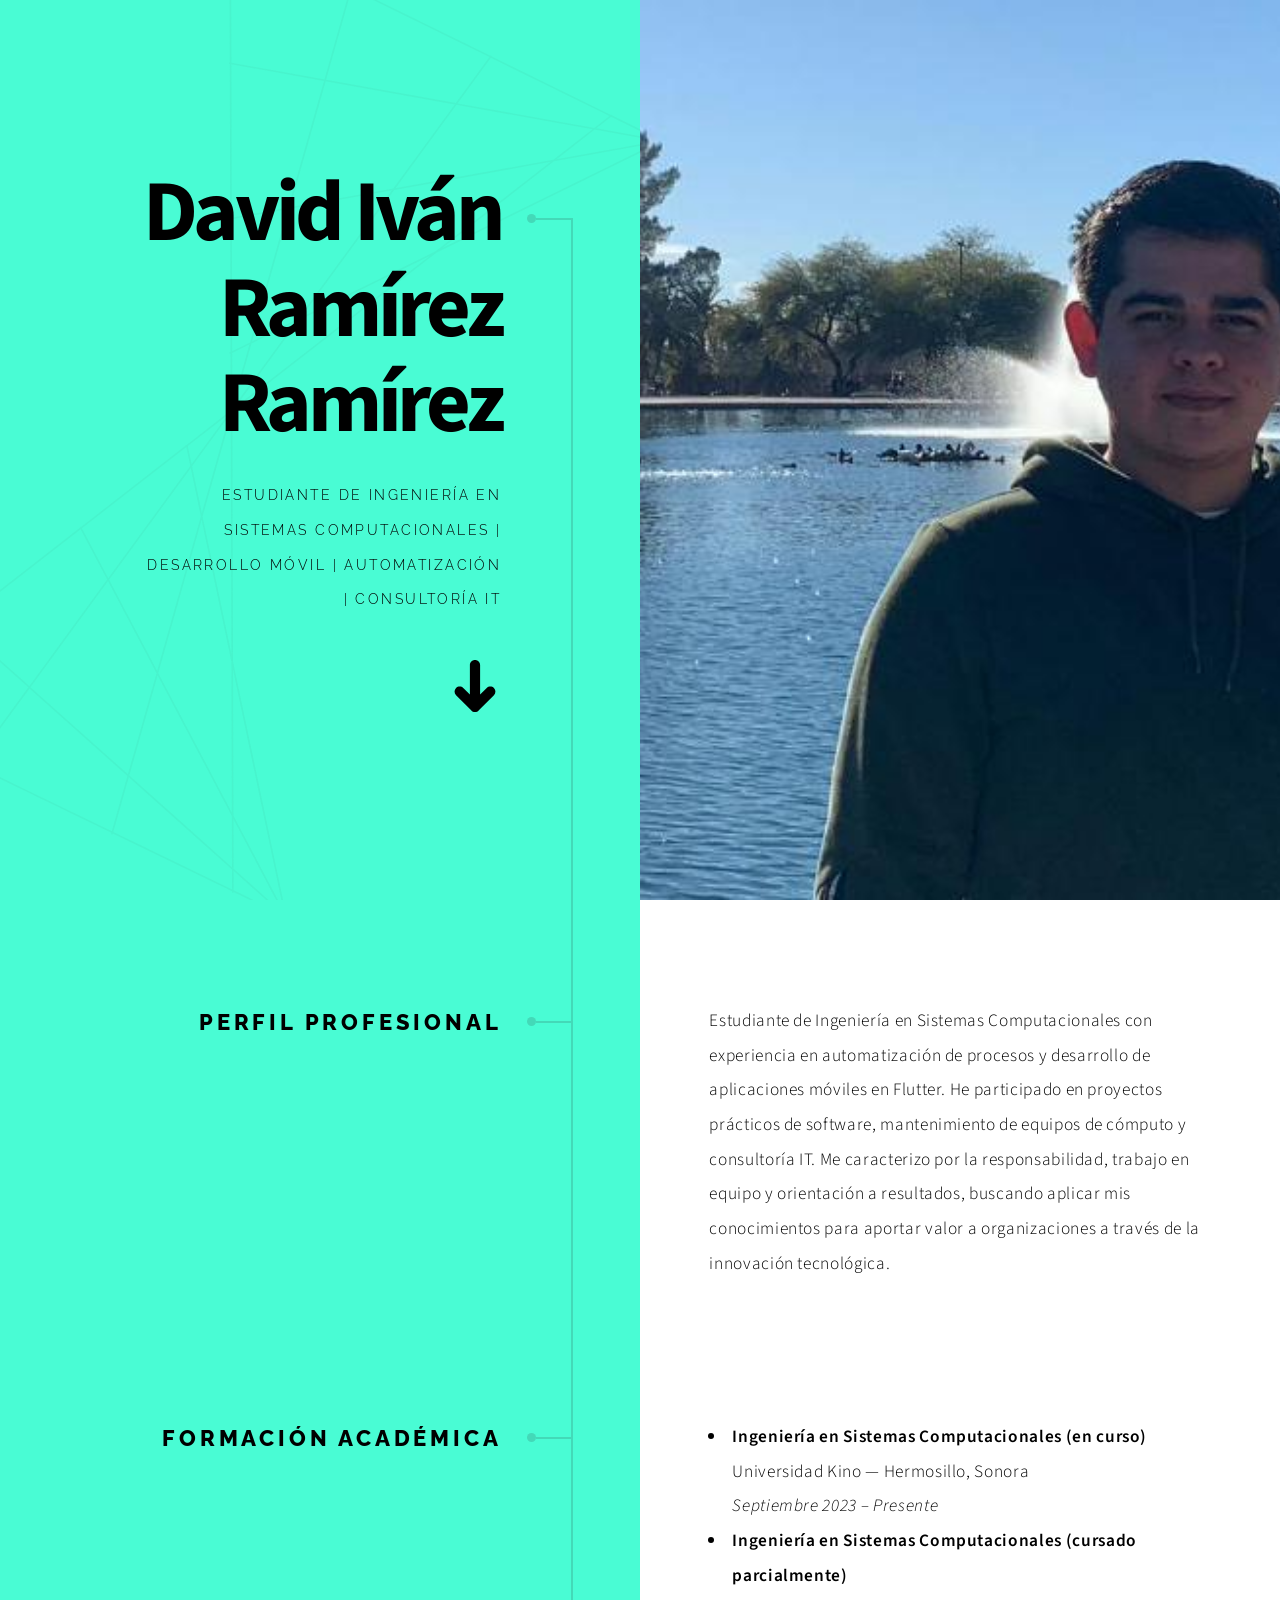
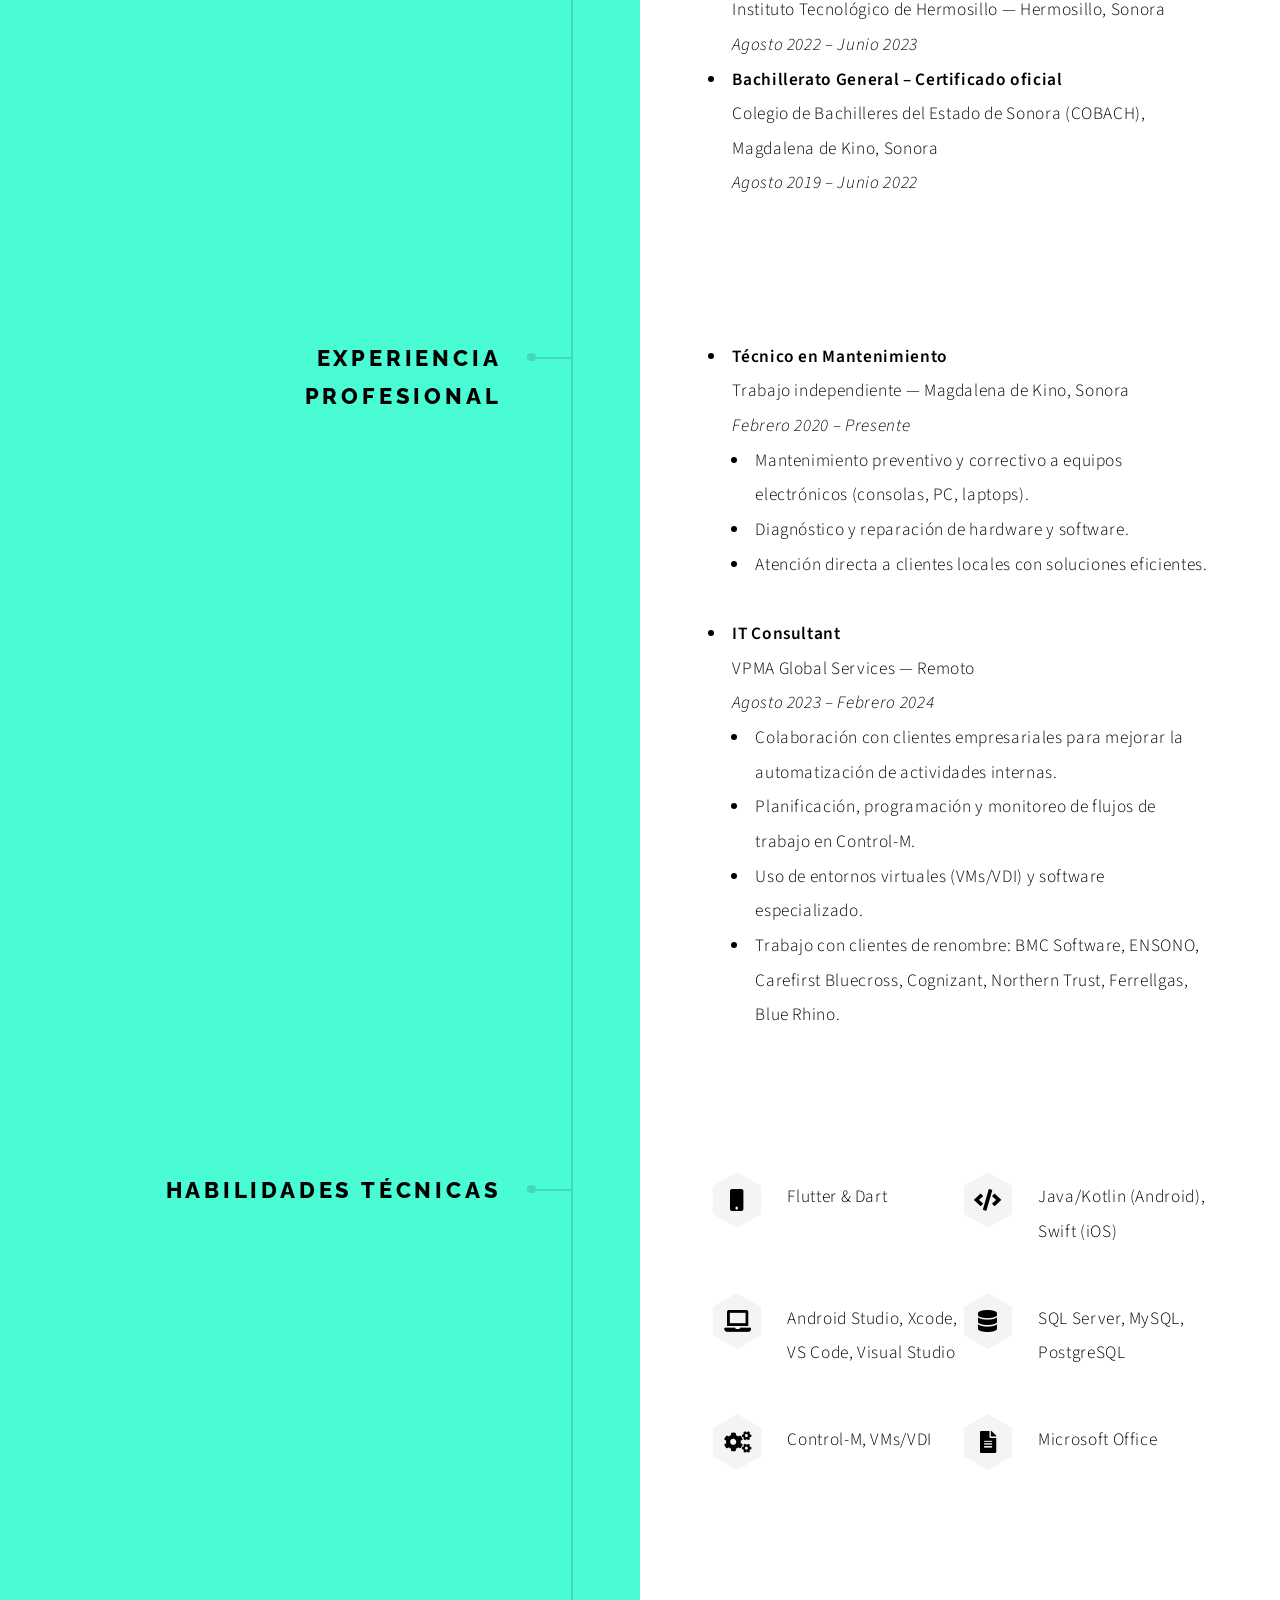
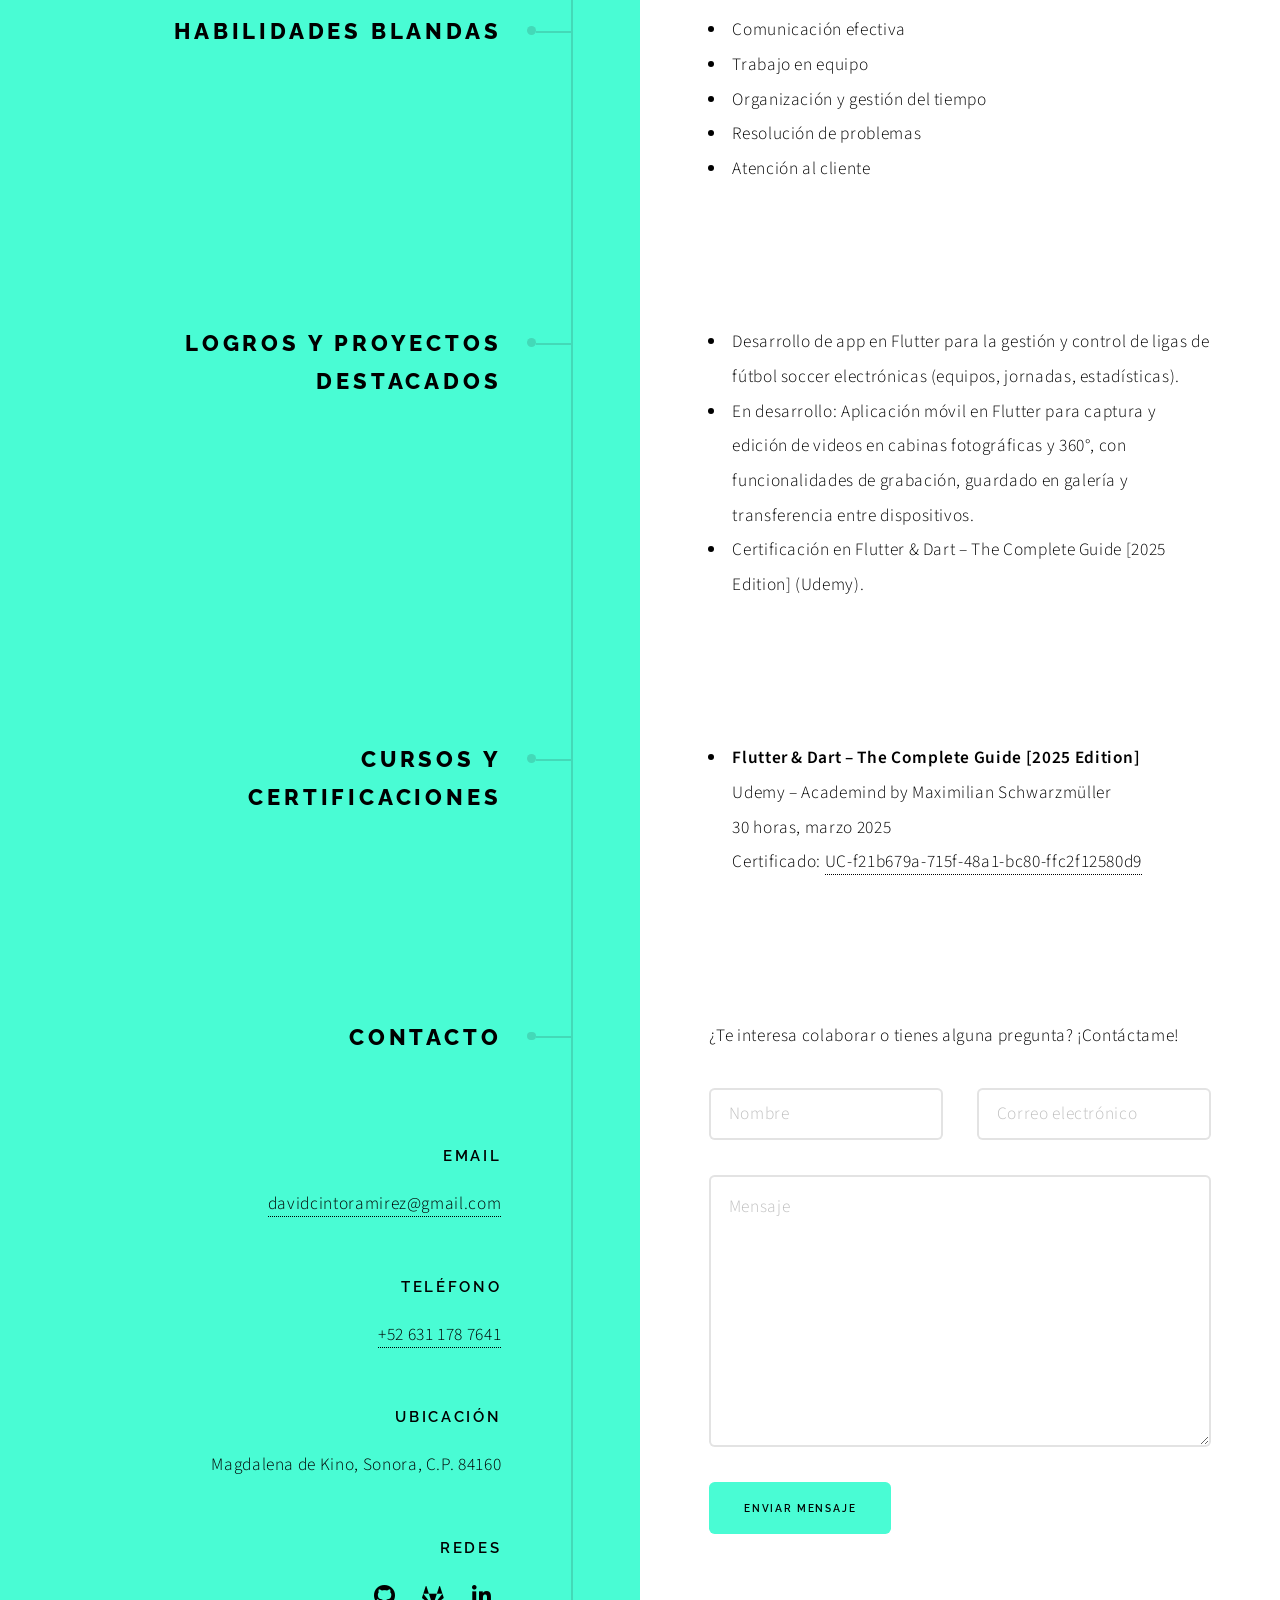
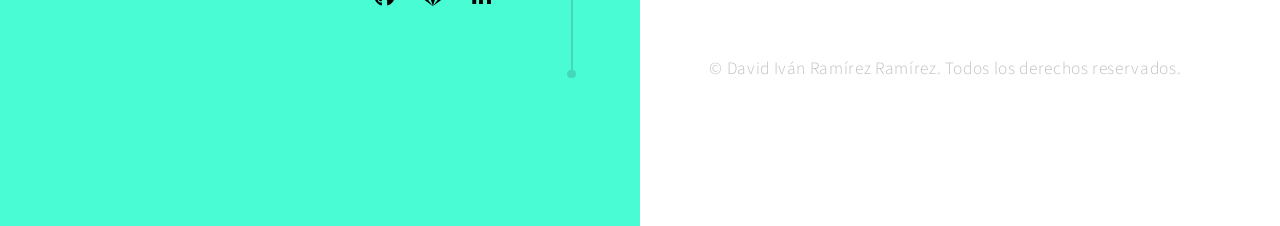
<file: index.html>
<!DOCTYPE HTML>
<!--
	Paradigm Shift by HTML5 UP
	html5up.net | @ajlkn
	Free for personal and commercial use under the CCA 3.0 license (html5up.net/license)
-->
<html>
	<head>
		<title>David Iván Ramírez Ramírez - Portafolio</title>
		<meta charset="utf-8" />
		<meta name="viewport" content="width=device-width, initial-scale=1, user-scalable=no" />
		<meta name="description" content="" />
		<meta name="keywords" content="" />
		<link rel="stylesheet" href="assets/css/main.css" />
	</head>
	<body class="is-preload">

		<!-- Wrapper -->
			<div id="wrapper">

				<!-- Intro -->
					<section class="intro">
						<header>
							<h1>David Iván Ramírez Ramírez</h1>
							<p>Estudiante de Ingeniería en Sistemas Computacionales | Desarrollo móvil | Automatización | Consultoría IT</p>
							<ul class="actions">
								<li><a href="#perfil" class="arrow scrolly"><span class="label">Siguiente</span></a></li>
							</ul>
						</header>
						<div class="content">
							<span class="image fill" data-position="center"><img src="images/fotoDavid.png" alt="Foto de David Iván Ramírez Ramírez" /></span>
						</div>
					</section>

				<!-- Perfil Profesional -->
					<section id="perfil">
						<header>
							<h2>Perfil Profesional</h2>
						</header>
						<div class="content">
							<p>Estudiante de Ingeniería en Sistemas Computacionales con experiencia en automatización de procesos y desarrollo de aplicaciones móviles en Flutter. He participado en proyectos prácticos de software, mantenimiento de equipos de cómputo y consultoría IT. Me caracterizo por la responsabilidad, trabajo en equipo y orientación a resultados, buscando aplicar mis conocimientos para aportar valor a organizaciones a través de la innovación tecnológica.</p>
						</div>
					</section>

				<!-- Formación Académica -->
					<section>
						<header>
							<h2>Formación Académica</h2>
						</header>
						<div class="content">
							<ul>
								<li>
									<strong>Ingeniería en Sistemas Computacionales (en curso)</strong><br>
									Universidad Kino — Hermosillo, Sonora<br>
									<em>Septiembre 2023 – Presente</em>
								</li>
								<li>
									<strong>Ingeniería en Sistemas Computacionales (cursado parcialmente)</strong><br>
									Instituto Tecnológico de Hermosillo — Hermosillo, Sonora<br>
									<em>Agosto 2022 – Junio 2023</em>
								</li>
								<li>
									<strong>Bachillerato General – Certificado oficial</strong><br>
									Colegio de Bachilleres del Estado de Sonora (COBACH), Magdalena de Kino, Sonora<br>
									<em>Agosto 2019 – Junio 2022</em><br>
								</li>
							</ul>
						</div>
					</section>

				<!-- Experiencia Profesional -->
					<section>
						<header>
							<h2>Experiencia Profesional</h2>
						</header>
						<div class="content">
							<ul>
								<li>
									<strong>Técnico en Mantenimiento</strong><br>
									Trabajo independiente — Magdalena de Kino, Sonora<br>
									<em>Febrero 2020 – Presente</em>
									<ul>
										<li>Mantenimiento preventivo y correctivo a equipos electrónicos (consolas, PC, laptops).</li>
										<li>Diagnóstico y reparación de hardware y software.</li>
										<li>Atención directa a clientes locales con soluciones eficientes.</li>
									</ul>
								</li>
								<li>
									<strong>IT Consultant</strong><br>
									VPMA Global Services — Remoto<br>
									<em>Agosto 2023 – Febrero 2024</em>
									<ul>
										<li>Colaboración con clientes empresariales para mejorar la automatización de actividades internas.</li>
										<li>Planificación, programación y monitoreo de flujos de trabajo en Control-M.</li>
										<li>Uso de entornos virtuales (VMs/VDI) y software especializado.</li>
										<li>Trabajo con clientes de renombre: BMC Software, ENSONO, Carefirst Bluecross, Cognizant, Northern Trust, Ferrellgas, Blue Rhino.</li>
									</ul>
								</li>
							</ul>
						</div>
					</section>

				<!-- Habilidades Técnicas -->
					<section>
						<header>
							<h2>Habilidades Técnicas</h2>
						</header>
						<div class="content">
							<ul class="feature-icons">
								<li class="icon solid fa-mobile">Flutter & Dart</li>
								<li class="icon solid fa-code">Java/Kotlin (Android), Swift (iOS)</li>
								<li class="icon solid fa-laptop">Android Studio, Xcode, VS Code, Visual Studio</li>
								<li class="icon solid fa-database">SQL Server, MySQL, PostgreSQL</li>
								<li class="icon solid fa-cogs">Control-M, VMs/VDI</li>
								<li class="icon solid fa-file-alt">Microsoft Office</li>
							</ul>
						</div>
					</section>

				<!-- Habilidades Blandas -->
					<section>
						<header>
							<h2>Habilidades Blandas</h2>
						</header>
						<div class="content">
							<ul>
								<li>Comunicación efectiva</li>
								<li>Trabajo en equipo</li>
								<li>Organización y gestión del tiempo</li>
								<li>Resolución de problemas</li>
								<li>Atención al cliente</li>
							</ul>
						</div>
					</section>

				<!-- Logros y Proyectos -->
					<section>
						<header>
							<h2>Logros y Proyectos Destacados</h2>
						</header>
						<div class="content">
							<ul>
								<li>Desarrollo de app en Flutter para la gestión y control de ligas de fútbol soccer electrónicas (equipos, jornadas, estadísticas).</li>
								<li>En desarrollo: Aplicación móvil en Flutter para captura y edición de videos en cabinas fotográficas y 360°, con funcionalidades de grabación, guardado en galería y transferencia entre dispositivos.</li>
								<li>Certificación en Flutter & Dart – The Complete Guide [2025 Edition] (Udemy).</li>
							</ul>
						</div>
					</section>

				<!-- Cursos y Certificaciones -->
					<section>
						<header>
							<h2>Cursos y Certificaciones</h2>
						</header>
						<div class="content">
							<ul>
								<li>
									<strong>Flutter & Dart – The Complete Guide [2025 Edition]</strong><br>
									Udemy – Academind by Maximilian Schwarzmüller<br>
									30 horas, marzo 2025<br>
									Certificado: <a href="https://www.udemy.com/certificate/UC-f21b679a-715f-48a1-bc80-ffc2f12580d9" target="_blank">UC-f21b679a-715f-48a1-bc80-ffc2f12580d9</a>
								</li>
							</ul>
						</div>
					</section>

				<!-- Contacto -->
					<section>
						<header>
							<h2>Contacto</h2>
						</header>
						<div class="content">
							<p>¿Te interesa colaborar o tienes alguna pregunta? ¡Contáctame!</p>
							<form>
								<div class="fields">
									<div class="field half">
										<input type="text" name="name" id="name" placeholder="Nombre" />
									</div>
									<div class="field half">
										<input type="email" name="email" id="email" placeholder="Correo electrónico" />
									</div>
									<div class="field">
										<textarea name="message" id="message" placeholder="Mensaje" rows="7"></textarea>
									</div>
								</div>
								<ul class="actions">
									<li><input type="submit" value="Enviar Mensaje" class="button primary" /></li>
								</ul>
							</form>
						</div>
						<footer>
							<ul class="items">
								<li>
									<h3>Email</h3>
									<a href="mailto:davidcintoramirez@gmail.com">davidcintoramirez@gmail.com</a>
								</li>
								<li>
									<h3>Teléfono</h3>
									<a href="tel:+526311787641">+52 631 178 7641</a>
								</li>
								<li>
									<h3>Ubicación</h3>
									<span>Magdalena de Kino, Sonora, C.P. 84160</span>
								</li>
								<li>
									<h3>Redes</h3>
									<ul class="icons">
										<li><a href="https://github.com/Davidcintor" class="icon brands fa-github"><span class="label">GitHub</span></a></li>
										<li><a href="https://gitlab.com/Davidcinto" class="icon brands fa-gitlab"><span class="label">GitLab</span></a></li>
										<li><a href="https://www.linkedin.com/in/david-cinto-ramirez-2967362b3" class="icon brands fa-linkedin-in"><span class="label">LinkedIn</span></a></li>
										<!-- Agrega más redes si lo deseas -->
									</ul>
								</li>
							</ul>
						</footer>
					</section>

				<!-- Copyright -->
					<div class="copyright">&copy; David Iván Ramírez Ramírez. Todos los derechos reservados.</div>

			</div>

		<!-- Scripts -->
			<script src="assets/js/jquery.min.js"></script>
			<script src="assets/js/jquery.scrolly.min.js"></script>
			<script src="assets/js/browser.min.js"></script>
			<script src="assets/js/breakpoints.min.js"></script>
			<script src="assets/js/util.js"></script>
			<script src="assets/js/main.js"></script>

	</body>
</html>
</file>
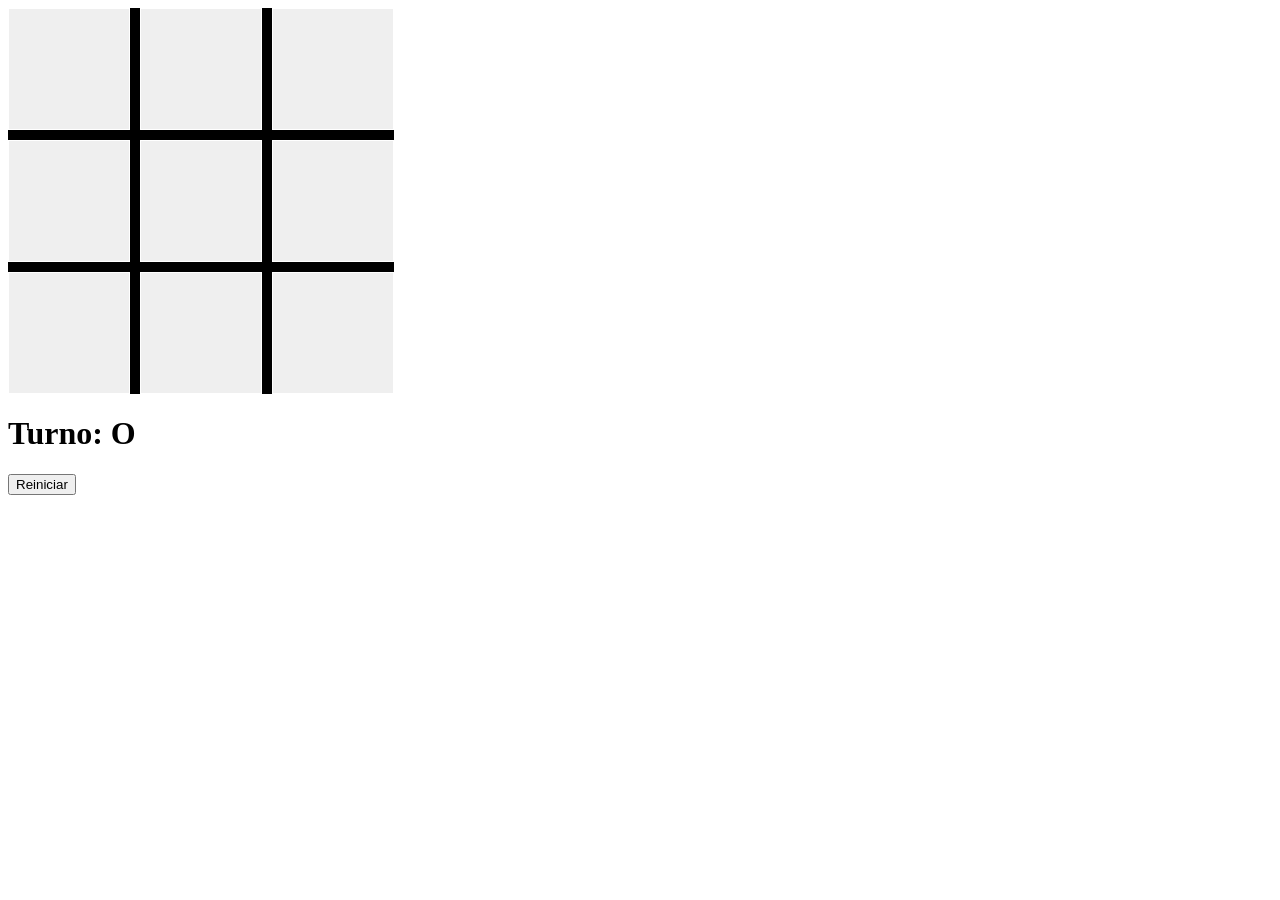
<file: TicTacToe/index.html>
<!DOCTYPE html>
<html lang="en">
<head>
    <meta charset="UTF-8">
    <meta name="viewport" content="width=device-width, initial-scale=1.0">
    <title>Document</title>
    <link rel="stylesheet" href="css/style.css">
    <script src="js/functions.js"></script>
</head>
<body>
    <table>
        <tr>
            <td><input type="button"onclick="turno(this)"></td>
            <td><input type="button"onclick="turno(this)"></td>
            <td><input type="button"onclick="turno(this)"></td>
        </tr>
        <tr>
            <td><input type="button"onclick="turno(this)"></td>
            <td><input type="button"onclick="turno(this)"></td>
            <td><input type="button"onclick="turno(this)"></td>
        </tr>
        <tr>
            <td><input type="button"onclick="turno(this)"></td>
            <td><input type="button"onclick="turno(this)"></td>
            <td><input type="button"onclick="turno(this)"></td>
        </tr>
    </table>
    <h1 id="status">Turno: O</h1>
    <button type="reset" onclick="window.location.reload();">Reiniciar</button>
</body>
</html>
</file>
<file: TicTacToe/css/style.css>
input[type="button"] {
    width: 120px;
    height: 120px;
    font-size: 100px;
    border: none;
}

td:nth-child(1),
td:nth-child(2) {
    border-right: 10px solid black;
}

tr:nth-child(1) td,
tr:nth-child(2) td {
    border-bottom: 10px solid black;
}

table {
    position: relative;
    border-collapse: collapse;
}

td {
    position: relative;
}

tr {
    position: relative;
}
</file>
<file: assets/css/main.css>
@import url(fontawesome-all.min.css);
@import url("https://fonts.googleapis.com/css?family=Source+Sans+Pro:300,600,700,300i,600i,700i|Raleway:600,800");

/*
	Paradigm Shift by HTML5 UP
	html5up.net | @ajlkn
	Free for personal and commercial use under the CCA 3.0 license (html5up.net/license)
*/

html, body, div, span, applet, object,
iframe, h1, h2, h3, h4, h5, h6, p, blockquote,
pre, a, abbr, acronym, address, big, cite,
code, del, dfn, em, img, ins, kbd, q, s, samp,
small, strike, strong, sub, sup, tt, var, b,
u, i, center, dl, dt, dd, ol, ul, li, fieldset,
form, label, legend, table, caption, tbody,
tfoot, thead, tr, th, td, article, aside,
canvas, details, embed, figure, figcaption,
footer, header, hgroup, menu, nav, output, ruby,
section, summary, time, mark, audio, video {
	margin: 0;
	padding: 0;
	border: 0;
	font-size: 100%;
	font: inherit;
	vertical-align: baseline;}

article, aside, details, figcaption, figure,
footer, header, hgroup, menu, nav, section {
	display: block;}

body {
	line-height: 1;
}

ol, ul {
	list-style: none;
}

blockquote, q {
	quotes: none;
}

	blockquote:before, blockquote:after, q:before, q:after {
		content: '';
		content: none;
	}

table {
	border-collapse: collapse;
	border-spacing: 0;
}

body {
	-webkit-text-size-adjust: none;
}

mark {
	background-color: transparent;
	color: inherit;
}

input::-moz-focus-inner {
	border: 0;
	padding: 0;
}

input, select, textarea {
	-moz-appearance: none;
	-webkit-appearance: none;
	-ms-appearance: none;
	appearance: none;
}

/* Basic */

	@-ms-viewport {
		width: device-width;
	}

	body {
		-ms-overflow-style: scrollbar;
	}

	@media screen and (max-width: 480px) {

		html, body {
			min-width: 320px;
		}

	}

	html {
		box-sizing: border-box;
	}

	*, *:before, *:after {
		box-sizing: inherit;
	}

	html {
		overflow-x: hidden;
	}

	body {
		background: #ffffff;
		overflow-x: hidden;
	}

		body.is-preload *, body.is-preload *:before, body.is-preload *:after {
			-moz-animation: none !important;
			-webkit-animation: none !important;
			-ms-animation: none !important;
			animation: none !important;
			-moz-transition: none !important;
			-webkit-transition: none !important;
			-ms-transition: none !important;
			transition: none !important;
		}

/* Typography */

	html {
		font-size: 18pt;
	}

		@media screen and (max-width: 1920px) {

			html {
				font-size: 13pt;
			}

		}

		@media screen and (max-width: 1152px) {

			html {
				font-size: 14pt;
			}

		}

		@media screen and (max-width: 736px) {

			html {
				font-size: 12pt;
			}

		}

		@media screen and (max-width: 480px) {

			html {
				font-size: 11pt;
			}

		}

	body {
		background-color: #ffffff;
		color: #000000;
	}

	body, input, select, textarea {
		color: #000000;
		font-family: "Source Sans Pro", Helvetica, sans-serif;
		font-size: 1rem;
		font-weight: 300;
		letter-spacing: 0.0375em;
		line-height: 2;
	}

	a {
		-moz-transition: border-bottom-color 0.25s ease-in-out;
		-webkit-transition: border-bottom-color 0.25s ease-in-out;
		-ms-transition: border-bottom-color 0.25s ease-in-out;
		transition: border-bottom-color 0.25s ease-in-out;
		text-decoration: none;
		color: #000000;
		border-bottom: dotted 1px;
	}

		a:hover {
			text-decoration: none;
			border-bottom-color: transparent;
		}

	strong, b {
		font-weight: 600;
		color: #000000;
	}

	em, i {
		font-style: italic;
	}

	p {
		margin: 0 0 2rem 0;
	}

	h1, h2, h3, h4, h5, h6 {
		color: #000000;
		font-family: "Raleway", Helvetica, sans-serif;
		font-weight: 600;
		letter-spacing: 0.175em;
		line-height: 1.75;
		margin: 0 0 1.5rem 0;
		text-transform: uppercase;
	}

		h1 a, h2 a, h3 a, h4 a, h5 a, h6 a {
			color: inherit;
			text-decoration: none;
		}

	h1 {
		font-family: "Source Sans Pro", Helvetica, sans-serif;
		font-size: 5rem;
		font-weight: 700;
		letter-spacing: -0.05em;
		line-height: 1.1;
		margin: 0 0 1.5rem 0;
		text-transform: none;
	}

	h2 {
		font-size: 1.25rem;
		font-weight: 800;
		margin: 0 0 2rem 0;
	}

	h3 {
		font-size: 0.875rem;
	}

	h4 {
		font-size: 0.875rem;
	}

	h5 {
		font-size: 0.75rem;
	}

	h6 {
		font-size: 0.625rem;
	}

	@media screen and (max-width: 736px) {

		h1 {
			font-size: 4.5rem;
			line-height: 1.1;
		}

		h2 {
			font-size: 1.25rem;
			line-height: 1.7;
		}

		h3 {
			font-size: 0.9rem;
		}

		h4 {
			font-size: 0.75rem;
		}

		h5 {
			font-size: 0.675rem;
		}

	}

	@media screen and (max-width: 360px) {

		h1 {
			font-size: 3.75rem;
		}

		h2 {
			font-size: 1.125rem;
		}

		h3 {
			font-size: 0.8rem;
		}

		h4 {
			font-size: 0.675rem;
		}

		h5 {
			font-size: 0.675rem;
		}

	}

	sub {
		font-size: 0.8rem;
		position: relative;
		top: 0.5rem;
	}

	sup {
		font-size: 0.8rem;
		position: relative;
		top: -0.5rem;
	}

	blockquote {
		border-left: solid 0.5rem rgba(144, 144, 144, 0.25);
		font-style: italic;
		margin: 0 0 2rem 0;
		padding: 1rem 0 1rem 2rem;
	}

	code {
		background: rgba(144, 144, 144, 0.1);
		border-radius: 0.325rem;
		font-family: "Courier New", monospace;
		font-size: 0.9rem;
		margin: 0 0.25rem;
		padding: 0.25rem 0.65rem;
	}

	pre {
		-webkit-overflow-scrolling: touch;
		font-family: "Courier New", monospace;
		font-size: 0.9rem;
		margin: 0 0 2rem 0;
		width: 100%;
	}

		pre code {
			display: block;
			line-height: 1.75;
			padding: 1rem 1.5rem;
			overflow-x: auto;
		}

	hr {
		border: 0;
		border-bottom: solid 2px rgba(144, 144, 144, 0.25);
		margin: 3rem 0;
	}

		hr.major {
			margin: 5rem 0;
		}

		@media screen and (max-width: 736px) {

			hr.major {
				margin: 3rem 0;
			}

		}

/* Row */

	.row {
		display: flex;
		flex-wrap: wrap;
		box-sizing: border-box;
		align-items: stretch;
	}

		.row > * {
			box-sizing: border-box;
		}

		.row.gtr-uniform > * > :last-child {
			margin-bottom: 0;
		}

		.row.aln-left {
			justify-content: flex-start;
		}

		.row.aln-center {
			justify-content: center;
		}

		.row.aln-right {
			justify-content: flex-end;
		}

		.row.aln-top {
			align-items: flex-start;
		}

		.row.aln-middle {
			align-items: center;
		}

		.row.aln-bottom {
			align-items: flex-end;
		}

		.row > .imp {
			order: -1;
		}

		.row > .col-1 {
			width: 8.33333%;
		}

		.row > .off-1 {
			margin-left: 8.33333%;
		}

		.row > .col-2 {
			width: 16.66667%;
		}

		.row > .off-2 {
			margin-left: 16.66667%;
		}

		.row > .col-3 {
			width: 25%;
		}

		.row > .off-3 {
			margin-left: 25%;
		}

		.row > .col-4 {
			width: 33.33333%;
		}

		.row > .off-4 {
			margin-left: 33.33333%;
		}

		.row > .col-5 {
			width: 41.66667%;
		}

		.row > .off-5 {
			margin-left: 41.66667%;
		}

		.row > .col-6 {
			width: 50%;
		}

		.row > .off-6 {
			margin-left: 50%;
		}

		.row > .col-7 {
			width: 58.33333%;
		}

		.row > .off-7 {
			margin-left: 58.33333%;
		}

		.row > .col-8 {
			width: 66.66667%;
		}

		.row > .off-8 {
			margin-left: 66.66667%;
		}

		.row > .col-9 {
			width: 75%;
		}

		.row > .off-9 {
			margin-left: 75%;
		}

		.row > .col-10 {
			width: 83.33333%;
		}

		.row > .off-10 {
			margin-left: 83.33333%;
		}

		.row > .col-11 {
			width: 91.66667%;
		}

		.row > .off-11 {
			margin-left: 91.66667%;
		}

		.row > .col-12 {
			width: 100%;
		}

		.row > .off-12 {
			margin-left: 100%;
		}

		.row.gtr-0 {
			margin-top: 0;
			margin-left: 0rem;
		}

			.row.gtr-0 > * {
				padding: 0 0 0 0rem;
			}

			.row.gtr-0.gtr-uniform {
				margin-top: 0rem;
			}

				.row.gtr-0.gtr-uniform > * {
					padding-top: 0rem;
				}

		.row.gtr-25 {
			margin-top: 0;
			margin-left: -0.5rem;
		}

			.row.gtr-25 > * {
				padding: 0 0 0 0.5rem;
			}

			.row.gtr-25.gtr-uniform {
				margin-top: -0.5rem;
			}

				.row.gtr-25.gtr-uniform > * {
					padding-top: 0.5rem;
				}

		.row.gtr-50 {
			margin-top: 0;
			margin-left: -1rem;
		}

			.row.gtr-50 > * {
				padding: 0 0 0 1rem;
			}

			.row.gtr-50.gtr-uniform {
				margin-top: -1rem;
			}

				.row.gtr-50.gtr-uniform > * {
					padding-top: 1rem;
				}

		.row {
			margin-top: 0;
			margin-left: -2rem;
		}

			.row > * {
				padding: 0 0 0 2rem;
			}

			.row.gtr-uniform {
				margin-top: -2rem;
			}

				.row.gtr-uniform > * {
					padding-top: 2rem;
				}

		.row.gtr-150 {
			margin-top: 0;
			margin-left: -3rem;
		}

			.row.gtr-150 > * {
				padding: 0 0 0 3rem;
			}

			.row.gtr-150.gtr-uniform {
				margin-top: -3rem;
			}

				.row.gtr-150.gtr-uniform > * {
					padding-top: 3rem;
				}

		.row.gtr-200 {
			margin-top: 0;
			margin-left: -4rem;
		}

			.row.gtr-200 > * {
				padding: 0 0 0 4rem;
			}

			.row.gtr-200.gtr-uniform {
				margin-top: -4rem;
			}

				.row.gtr-200.gtr-uniform > * {
					padding-top: 4rem;
				}

		@media screen and (max-width: 1920px) {

			.row {
				display: flex;
				flex-wrap: wrap;
				box-sizing: border-box;
				align-items: stretch;
			}

				.row > * {
					box-sizing: border-box;
				}

				.row.gtr-uniform > * > :last-child {
					margin-bottom: 0;
				}

				.row.aln-left {
					justify-content: flex-start;
				}

				.row.aln-center {
					justify-content: center;
				}

				.row.aln-right {
					justify-content: flex-end;
				}

				.row.aln-top {
					align-items: flex-start;
				}

				.row.aln-middle {
					align-items: center;
				}

				.row.aln-bottom {
					align-items: flex-end;
				}

				.row > .imp-xlarge {
					order: -1;
				}

				.row > .col-1-xlarge {
					width: 8.33333%;
				}

				.row > .off-1-xlarge {
					margin-left: 8.33333%;
				}

				.row > .col-2-xlarge {
					width: 16.66667%;
				}

				.row > .off-2-xlarge {
					margin-left: 16.66667%;
				}

				.row > .col-3-xlarge {
					width: 25%;
				}

				.row > .off-3-xlarge {
					margin-left: 25%;
				}

				.row > .col-4-xlarge {
					width: 33.33333%;
				}

				.row > .off-4-xlarge {
					margin-left: 33.33333%;
				}

				.row > .col-5-xlarge {
					width: 41.66667%;
				}

				.row > .off-5-xlarge {
					margin-left: 41.66667%;
				}

				.row > .col-6-xlarge {
					width: 50%;
				}

				.row > .off-6-xlarge {
					margin-left: 50%;
				}

				.row > .col-7-xlarge {
					width: 58.33333%;
				}

				.row > .off-7-xlarge {
					margin-left: 58.33333%;
				}

				.row > .col-8-xlarge {
					width: 66.66667%;
				}

				.row > .off-8-xlarge {
					margin-left: 66.66667%;
				}

				.row > .col-9-xlarge {
					width: 75%;
				}

				.row > .off-9-xlarge {
					margin-left: 75%;
				}

				.row > .col-10-xlarge {
					width: 83.33333%;
				}

				.row > .off-10-xlarge {
					margin-left: 83.33333%;
				}

				.row > .col-11-xlarge {
					width: 91.66667%;
				}

				.row > .off-11-xlarge {
					margin-left: 91.66667%;
				}

				.row > .col-12-xlarge {
					width: 100%;
				}

				.row > .off-12-xlarge {
					margin-left: 100%;
				}

				.row.gtr-0 {
					margin-top: 0;
					margin-left: 0rem;
				}

					.row.gtr-0 > * {
						padding: 0 0 0 0rem;
					}

					.row.gtr-0.gtr-uniform {
						margin-top: 0rem;
					}

						.row.gtr-0.gtr-uniform > * {
							padding-top: 0rem;
						}

				.row.gtr-25 {
					margin-top: 0;
					margin-left: -0.5rem;
				}

					.row.gtr-25 > * {
						padding: 0 0 0 0.5rem;
					}

					.row.gtr-25.gtr-uniform {
						margin-top: -0.5rem;
					}

						.row.gtr-25.gtr-uniform > * {
							padding-top: 0.5rem;
						}

				.row.gtr-50 {
					margin-top: 0;
					margin-left: -1rem;
				}

					.row.gtr-50 > * {
						padding: 0 0 0 1rem;
					}

					.row.gtr-50.gtr-uniform {
						margin-top: -1rem;
					}

						.row.gtr-50.gtr-uniform > * {
							padding-top: 1rem;
						}

				.row {
					margin-top: 0;
					margin-left: -2rem;
				}

					.row > * {
						padding: 0 0 0 2rem;
					}

					.row.gtr-uniform {
						margin-top: -2rem;
					}

						.row.gtr-uniform > * {
							padding-top: 2rem;
						}

				.row.gtr-150 {
					margin-top: 0;
					margin-left: -3rem;
				}

					.row.gtr-150 > * {
						padding: 0 0 0 3rem;
					}

					.row.gtr-150.gtr-uniform {
						margin-top: -3rem;
					}

						.row.gtr-150.gtr-uniform > * {
							padding-top: 3rem;
						}

				.row.gtr-200 {
					margin-top: 0;
					margin-left: -4rem;
				}

					.row.gtr-200 > * {
						padding: 0 0 0 4rem;
					}

					.row.gtr-200.gtr-uniform {
						margin-top: -4rem;
					}

						.row.gtr-200.gtr-uniform > * {
							padding-top: 4rem;
						}

		}

		@media screen and (max-width: 1280px) {

			.row {
				display: flex;
				flex-wrap: wrap;
				box-sizing: border-box;
				align-items: stretch;
			}

				.row > * {
					box-sizing: border-box;
				}

				.row.gtr-uniform > * > :last-child {
					margin-bottom: 0;
				}

				.row.aln-left {
					justify-content: flex-start;
				}

				.row.aln-center {
					justify-content: center;
				}

				.row.aln-right {
					justify-content: flex-end;
				}

				.row.aln-top {
					align-items: flex-start;
				}

				.row.aln-middle {
					align-items: center;
				}

				.row.aln-bottom {
					align-items: flex-end;
				}

				.row > .imp-large {
					order: -1;
				}

				.row > .col-1-large {
					width: 8.33333%;
				}

				.row > .off-1-large {
					margin-left: 8.33333%;
				}

				.row > .col-2-large {
					width: 16.66667%;
				}

				.row > .off-2-large {
					margin-left: 16.66667%;
				}

				.row > .col-3-large {
					width: 25%;
				}

				.row > .off-3-large {
					margin-left: 25%;
				}

				.row > .col-4-large {
					width: 33.33333%;
				}

				.row > .off-4-large {
					margin-left: 33.33333%;
				}

				.row > .col-5-large {
					width: 41.66667%;
				}

				.row > .off-5-large {
					margin-left: 41.66667%;
				}

				.row > .col-6-large {
					width: 50%;
				}

				.row > .off-6-large {
					margin-left: 50%;
				}

				.row > .col-7-large {
					width: 58.33333%;
				}

				.row > .off-7-large {
					margin-left: 58.33333%;
				}

				.row > .col-8-large {
					width: 66.66667%;
				}

				.row > .off-8-large {
					margin-left: 66.66667%;
				}

				.row > .col-9-large {
					width: 75%;
				}

				.row > .off-9-large {
					margin-left: 75%;
				}

				.row > .col-10-large {
					width: 83.33333%;
				}

				.row > .off-10-large {
					margin-left: 83.33333%;
				}

				.row > .col-11-large {
					width: 91.66667%;
				}

				.row > .off-11-large {
					margin-left: 91.66667%;
				}

				.row > .col-12-large {
					width: 100%;
				}

				.row > .off-12-large {
					margin-left: 100%;
				}

				.row.gtr-0 {
					margin-top: 0;
					margin-left: 0rem;
				}

					.row.gtr-0 > * {
						padding: 0 0 0 0rem;
					}

					.row.gtr-0.gtr-uniform {
						margin-top: 0rem;
					}

						.row.gtr-0.gtr-uniform > * {
							padding-top: 0rem;
						}

				.row.gtr-25 {
					margin-top: 0;
					margin-left: -0.375rem;
				}

					.row.gtr-25 > * {
						padding: 0 0 0 0.375rem;
					}

					.row.gtr-25.gtr-uniform {
						margin-top: -0.375rem;
					}

						.row.gtr-25.gtr-uniform > * {
							padding-top: 0.375rem;
						}

				.row.gtr-50 {
					margin-top: 0;
					margin-left: -0.75rem;
				}

					.row.gtr-50 > * {
						padding: 0 0 0 0.75rem;
					}

					.row.gtr-50.gtr-uniform {
						margin-top: -0.75rem;
					}

						.row.gtr-50.gtr-uniform > * {
							padding-top: 0.75rem;
						}

				.row {
					margin-top: 0;
					margin-left: -1.5rem;
				}

					.row > * {
						padding: 0 0 0 1.5rem;
					}

					.row.gtr-uniform {
						margin-top: -1.5rem;
					}

						.row.gtr-uniform > * {
							padding-top: 1.5rem;
						}

				.row.gtr-150 {
					margin-top: 0;
					margin-left: -2.25rem;
				}

					.row.gtr-150 > * {
						padding: 0 0 0 2.25rem;
					}

					.row.gtr-150.gtr-uniform {
						margin-top: -2.25rem;
					}

						.row.gtr-150.gtr-uniform > * {
							padding-top: 2.25rem;
						}

				.row.gtr-200 {
					margin-top: 0;
					margin-left: -3rem;
				}

					.row.gtr-200 > * {
						padding: 0 0 0 3rem;
					}

					.row.gtr-200.gtr-uniform {
						margin-top: -3rem;
					}

						.row.gtr-200.gtr-uniform > * {
							padding-top: 3rem;
						}

		}

		@media screen and (max-width: 1152px) {

			.row {
				display: flex;
				flex-wrap: wrap;
				box-sizing: border-box;
				align-items: stretch;
			}

				.row > * {
					box-sizing: border-box;
				}

				.row.gtr-uniform > * > :last-child {
					margin-bottom: 0;
				}

				.row.aln-left {
					justify-content: flex-start;
				}

				.row.aln-center {
					justify-content: center;
				}

				.row.aln-right {
					justify-content: flex-end;
				}

				.row.aln-top {
					align-items: flex-start;
				}

				.row.aln-middle {
					align-items: center;
				}

				.row.aln-bottom {
					align-items: flex-end;
				}

				.row > .imp-medium {
					order: -1;
				}

				.row > .col-1-medium {
					width: 8.33333%;
				}

				.row > .off-1-medium {
					margin-left: 8.33333%;
				}

				.row > .col-2-medium {
					width: 16.66667%;
				}

				.row > .off-2-medium {
					margin-left: 16.66667%;
				}

				.row > .col-3-medium {
					width: 25%;
				}

				.row > .off-3-medium {
					margin-left: 25%;
				}

				.row > .col-4-medium {
					width: 33.33333%;
				}

				.row > .off-4-medium {
					margin-left: 33.33333%;
				}

				.row > .col-5-medium {
					width: 41.66667%;
				}

				.row > .off-5-medium {
					margin-left: 41.66667%;
				}

				.row > .col-6-medium {
					width: 50%;
				}

				.row > .off-6-medium {
					margin-left: 50%;
				}

				.row > .col-7-medium {
					width: 58.33333%;
				}

				.row > .off-7-medium {
					margin-left: 58.33333%;
				}

				.row > .col-8-medium {
					width: 66.66667%;
				}

				.row > .off-8-medium {
					margin-left: 66.66667%;
				}

				.row > .col-9-medium {
					width: 75%;
				}

				.row > .off-9-medium {
					margin-left: 75%;
				}

				.row > .col-10-medium {
					width: 83.33333%;
				}

				.row > .off-10-medium {
					margin-left: 83.33333%;
				}

				.row > .col-11-medium {
					width: 91.66667%;
				}

				.row > .off-11-medium {
					margin-left: 91.66667%;
				}

				.row > .col-12-medium {
					width: 100%;
				}

				.row > .off-12-medium {
					margin-left: 100%;
				}

				.row.gtr-0 {
					margin-top: 0;
					margin-left: 0rem;
				}

					.row.gtr-0 > * {
						padding: 0 0 0 0rem;
					}

					.row.gtr-0.gtr-uniform {
						margin-top: 0rem;
					}

						.row.gtr-0.gtr-uniform > * {
							padding-top: 0rem;
						}

				.row.gtr-25 {
					margin-top: 0;
					margin-left: -0.375rem;
				}

					.row.gtr-25 > * {
						padding: 0 0 0 0.375rem;
					}

					.row.gtr-25.gtr-uniform {
						margin-top: -0.375rem;
					}

						.row.gtr-25.gtr-uniform > * {
							padding-top: 0.375rem;
						}

				.row.gtr-50 {
					margin-top: 0;
					margin-left: -0.75rem;
				}

					.row.gtr-50 > * {
						padding: 0 0 0 0.75rem;
					}

					.row.gtr-50.gtr-uniform {
						margin-top: -0.75rem;
					}

						.row.gtr-50.gtr-uniform > * {
							padding-top: 0.75rem;
						}

				.row {
					margin-top: 0;
					margin-left: -1.5rem;
				}

					.row > * {
						padding: 0 0 0 1.5rem;
					}

					.row.gtr-uniform {
						margin-top: -1.5rem;
					}

						.row.gtr-uniform > * {
							padding-top: 1.5rem;
						}

				.row.gtr-150 {
					margin-top: 0;
					margin-left: -2.25rem;
				}

					.row.gtr-150 > * {
						padding: 0 0 0 2.25rem;
					}

					.row.gtr-150.gtr-uniform {
						margin-top: -2.25rem;
					}

						.row.gtr-150.gtr-uniform > * {
							padding-top: 2.25rem;
						}

				.row.gtr-200 {
					margin-top: 0;
					margin-left: -3rem;
				}

					.row.gtr-200 > * {
						padding: 0 0 0 3rem;
					}

					.row.gtr-200.gtr-uniform {
						margin-top: -3rem;
					}

						.row.gtr-200.gtr-uniform > * {
							padding-top: 3rem;
						}

		}

		@media screen and (max-width: 736px) {

			.row {
				display: flex;
				flex-wrap: wrap;
				box-sizing: border-box;
				align-items: stretch;
			}

				.row > * {
					box-sizing: border-box;
				}

				.row.gtr-uniform > * > :last-child {
					margin-bottom: 0;
				}

				.row.aln-left {
					justify-content: flex-start;
				}

				.row.aln-center {
					justify-content: center;
				}

				.row.aln-right {
					justify-content: flex-end;
				}

				.row.aln-top {
					align-items: flex-start;
				}

				.row.aln-middle {
					align-items: center;
				}

				.row.aln-bottom {
					align-items: flex-end;
				}

				.row > .imp-small {
					order: -1;
				}

				.row > .col-1-small {
					width: 8.33333%;
				}

				.row > .off-1-small {
					margin-left: 8.33333%;
				}

				.row > .col-2-small {
					width: 16.66667%;
				}

				.row > .off-2-small {
					margin-left: 16.66667%;
				}

				.row > .col-3-small {
					width: 25%;
				}

				.row > .off-3-small {
					margin-left: 25%;
				}

				.row > .col-4-small {
					width: 33.33333%;
				}

				.row > .off-4-small {
					margin-left: 33.33333%;
				}

				.row > .col-5-small {
					width: 41.66667%;
				}

				.row > .off-5-small {
					margin-left: 41.66667%;
				}

				.row > .col-6-small {
					width: 50%;
				}

				.row > .off-6-small {
					margin-left: 50%;
				}

				.row > .col-7-small {
					width: 58.33333%;
				}

				.row > .off-7-small {
					margin-left: 58.33333%;
				}

				.row > .col-8-small {
					width: 66.66667%;
				}

				.row > .off-8-small {
					margin-left: 66.66667%;
				}

				.row > .col-9-small {
					width: 75%;
				}

				.row > .off-9-small {
					margin-left: 75%;
				}

				.row > .col-10-small {
					width: 83.33333%;
				}

				.row > .off-10-small {
					margin-left: 83.33333%;
				}

				.row > .col-11-small {
					width: 91.66667%;
				}

				.row > .off-11-small {
					margin-left: 91.66667%;
				}

				.row > .col-12-small {
					width: 100%;
				}

				.row > .off-12-small {
					margin-left: 100%;
				}

				.row.gtr-0 {
					margin-top: 0;
					margin-left: 0rem;
				}

					.row.gtr-0 > * {
						padding: 0 0 0 0rem;
					}

					.row.gtr-0.gtr-uniform {
						margin-top: 0rem;
					}

						.row.gtr-0.gtr-uniform > * {
							padding-top: 0rem;
						}

				.row.gtr-25 {
					margin-top: 0;
					margin-left: -0.3125rem;
				}

					.row.gtr-25 > * {
						padding: 0 0 0 0.3125rem;
					}

					.row.gtr-25.gtr-uniform {
						margin-top: -0.3125rem;
					}

						.row.gtr-25.gtr-uniform > * {
							padding-top: 0.3125rem;
						}

				.row.gtr-50 {
					margin-top: 0;
					margin-left: -0.625rem;
				}

					.row.gtr-50 > * {
						padding: 0 0 0 0.625rem;
					}

					.row.gtr-50.gtr-uniform {
						margin-top: -0.625rem;
					}

						.row.gtr-50.gtr-uniform > * {
							padding-top: 0.625rem;
						}

				.row {
					margin-top: 0;
					margin-left: -1.25rem;
				}

					.row > * {
						padding: 0 0 0 1.25rem;
					}

					.row.gtr-uniform {
						margin-top: -1.25rem;
					}

						.row.gtr-uniform > * {
							padding-top: 1.25rem;
						}

				.row.gtr-150 {
					margin-top: 0;
					margin-left: -1.875rem;
				}

					.row.gtr-150 > * {
						padding: 0 0 0 1.875rem;
					}

					.row.gtr-150.gtr-uniform {
						margin-top: -1.875rem;
					}

						.row.gtr-150.gtr-uniform > * {
							padding-top: 1.875rem;
						}

				.row.gtr-200 {
					margin-top: 0;
					margin-left: -2.5rem;
				}

					.row.gtr-200 > * {
						padding: 0 0 0 2.5rem;
					}

					.row.gtr-200.gtr-uniform {
						margin-top: -2.5rem;
					}

						.row.gtr-200.gtr-uniform > * {
							padding-top: 2.5rem;
						}

		}

		@media screen and (max-width: 480px) {

			.row {
				display: flex;
				flex-wrap: wrap;
				box-sizing: border-box;
				align-items: stretch;
			}

				.row > * {
					box-sizing: border-box;
				}

				.row.gtr-uniform > * > :last-child {
					margin-bottom: 0;
				}

				.row.aln-left {
					justify-content: flex-start;
				}

				.row.aln-center {
					justify-content: center;
				}

				.row.aln-right {
					justify-content: flex-end;
				}

				.row.aln-top {
					align-items: flex-start;
				}

				.row.aln-middle {
					align-items: center;
				}

				.row.aln-bottom {
					align-items: flex-end;
				}

				.row > .imp-xsmall {
					order: -1;
				}

				.row > .col-1-xsmall {
					width: 8.33333%;
				}

				.row > .off-1-xsmall {
					margin-left: 8.33333%;
				}

				.row > .col-2-xsmall {
					width: 16.66667%;
				}

				.row > .off-2-xsmall {
					margin-left: 16.66667%;
				}

				.row > .col-3-xsmall {
					width: 25%;
				}

				.row > .off-3-xsmall {
					margin-left: 25%;
				}

				.row > .col-4-xsmall {
					width: 33.33333%;
				}

				.row > .off-4-xsmall {
					margin-left: 33.33333%;
				}

				.row > .col-5-xsmall {
					width: 41.66667%;
				}

				.row > .off-5-xsmall {
					margin-left: 41.66667%;
				}

				.row > .col-6-xsmall {
					width: 50%;
				}

				.row > .off-6-xsmall {
					margin-left: 50%;
				}

				.row > .col-7-xsmall {
					width: 58.33333%;
				}

				.row > .off-7-xsmall {
					margin-left: 58.33333%;
				}

				.row > .col-8-xsmall {
					width: 66.66667%;
				}

				.row > .off-8-xsmall {
					margin-left: 66.66667%;
				}

				.row > .col-9-xsmall {
					width: 75%;
				}

				.row > .off-9-xsmall {
					margin-left: 75%;
				}

				.row > .col-10-xsmall {
					width: 83.33333%;
				}

				.row > .off-10-xsmall {
					margin-left: 83.33333%;
				}

				.row > .col-11-xsmall {
					width: 91.66667%;
				}

				.row > .off-11-xsmall {
					margin-left: 91.66667%;
				}

				.row > .col-12-xsmall {
					width: 100%;
				}

				.row > .off-12-xsmall {
					margin-left: 100%;
				}

				.row.gtr-0 {
					margin-top: 0;
					margin-left: 0rem;
				}

					.row.gtr-0 > * {
						padding: 0 0 0 0rem;
					}

					.row.gtr-0.gtr-uniform {
						margin-top: 0rem;
					}

						.row.gtr-0.gtr-uniform > * {
							padding-top: 0rem;
						}

				.row.gtr-25 {
					margin-top: 0;
					margin-left: -0.3125rem;
				}

					.row.gtr-25 > * {
						padding: 0 0 0 0.3125rem;
					}

					.row.gtr-25.gtr-uniform {
						margin-top: -0.3125rem;
					}

						.row.gtr-25.gtr-uniform > * {
							padding-top: 0.3125rem;
						}

				.row.gtr-50 {
					margin-top: 0;
					margin-left: -0.625rem;
				}

					.row.gtr-50 > * {
						padding: 0 0 0 0.625rem;
					}

					.row.gtr-50.gtr-uniform {
						margin-top: -0.625rem;
					}

						.row.gtr-50.gtr-uniform > * {
							padding-top: 0.625rem;
						}

				.row {
					margin-top: 0;
					margin-left: -1.25rem;
				}

					.row > * {
						padding: 0 0 0 1.25rem;
					}

					.row.gtr-uniform {
						margin-top: -1.25rem;
					}

						.row.gtr-uniform > * {
							padding-top: 1.25rem;
						}

				.row.gtr-150 {
					margin-top: 0;
					margin-left: -1.875rem;
				}

					.row.gtr-150 > * {
						padding: 0 0 0 1.875rem;
					}

					.row.gtr-150.gtr-uniform {
						margin-top: -1.875rem;
					}

						.row.gtr-150.gtr-uniform > * {
							padding-top: 1.875rem;
						}

				.row.gtr-200 {
					margin-top: 0;
					margin-left: -2.5rem;
				}

					.row.gtr-200 > * {
						padding: 0 0 0 2.5rem;
					}

					.row.gtr-200.gtr-uniform {
						margin-top: -2.5rem;
					}

						.row.gtr-200.gtr-uniform > * {
							padding-top: 2.5rem;
						}

		}

/* Box */

	.box {
		border: solid 2px rgba(144, 144, 144, 0.25);
		border-radius: 0.325rem;
		margin-bottom: 2rem;
		padding: 1.5rem;
	}

		.box > :last-child {
			margin-bottom: 0;
		}

		.box.alt {
			border: 0;
			border-radius: 0;
			padding: 0;
		}

/* Button */

	input[type="submit"],
	input[type="reset"],
	input[type="button"],
	button,
	.button {
		-moz-appearance: none;
		-webkit-appearance: none;
		-ms-appearance: none;
		appearance: none;
		-moz-transition: background-color 0.25s ease-in-out, box-shadow 0.25s ease-in-out, color 0.25s ease-in-out;
		-webkit-transition: background-color 0.25s ease-in-out, box-shadow 0.25s ease-in-out, color 0.25s ease-in-out;
		-ms-transition: background-color 0.25s ease-in-out, box-shadow 0.25s ease-in-out, color 0.25s ease-in-out;
		transition: background-color 0.25s ease-in-out, box-shadow 0.25s ease-in-out, color 0.25s ease-in-out;
		background-color: transparent;
		border-radius: 0.325rem;
		border: 0;
		box-shadow: inset 0 0 0 2px rgba(144, 144, 144, 0.25);
		color: #000000 !important;
		cursor: pointer;
		display: inline-block;
		font-family: "Raleway", Helvetica, sans-serif;
		font-size: 0.6rem;
		font-weight: 600;
		height: 3rem;
		letter-spacing: 0.175em;
		line-height: 3rem;
		padding: 0 2rem;
		text-align: center;
		text-decoration: none;
		text-transform: uppercase;
		white-space: nowrap;
	}

		input[type="submit"]:hover,
		input[type="reset"]:hover,
		input[type="button"]:hover,
		button:hover,
		.button:hover {
			box-shadow: inset 0 0 0 2px #2ee4bb;
			color: #2ee4bb !important;
		}

		input[type="submit"]:active,
		input[type="reset"]:active,
		input[type="button"]:active,
		button:active,
		.button:active {
			background-color: rgba(73, 252, 212, 0.25);
			box-shadow: inset 0 0 0 2px #2ee4bb;
			color: #2ee4bb !important;
		}

		input[type="submit"].small,
		input[type="reset"].small,
		input[type="button"].small,
		button.small,
		.button.small {
			font-size: 0.5rem;
			height: 2.25rem;
			line-height: 2.25rem;
			padding: 0 1.25rem;
		}

		input[type="submit"].large,
		input[type="reset"].large,
		input[type="button"].large,
		button.large,
		.button.large {
			font-size: 0.7rem;
			height: 3.2625rem;
			line-height: 3.2625rem;
			padding: 0 3.25rem;
		}

		input[type="submit"].wide,
		input[type="reset"].wide,
		input[type="button"].wide,
		button.wide,
		.button.wide {
			min-width: 13rem;
		}

		input[type="submit"].icon:before,
		input[type="reset"].icon:before,
		input[type="button"].icon:before,
		button.icon:before,
		.button.icon:before {
			margin-right: 0.5rem;
		}

		input[type="submit"].fit,
		input[type="reset"].fit,
		input[type="button"].fit,
		button.fit,
		.button.fit {
			width: 100%;
		}

		input[type="submit"].disabled, input[type="submit"]:disabled,
		input[type="reset"].disabled,
		input[type="reset"]:disabled,
		input[type="button"].disabled,
		input[type="button"]:disabled,
		button.disabled,
		button:disabled,
		.button.disabled,
		.button:disabled {
			pointer-events: none;
			opacity: 0.25;
		}

		input[type="submit"].primary,
		input[type="reset"].primary,
		input[type="button"].primary,
		button.primary,
		.button.primary {
			background-color: #49fcd4;
			box-shadow: none;
			color: #000000 !important;
		}

			input[type="submit"].primary:hover,
			input[type="reset"].primary:hover,
			input[type="button"].primary:hover,
			button.primary:hover,
			.button.primary:hover {
				background-color: #93ffe7;
			}

			input[type="submit"].primary:active,
			input[type="reset"].primary:active,
			input[type="button"].primary:active,
			button.primary:active,
			.button.primary:active {
				background-color: #44f2cb;
			}

		@media screen and (max-width: 736px) {

			input[type="submit"],
			input[type="reset"],
			input[type="button"],
			button,
			.button {
				font-size: 0.7rem;
				height: 3.3rem;
				line-height: 3.3rem;
			}

				input[type="submit"].large,
				input[type="reset"].large,
				input[type="button"].large,
				button.large,
				.button.large {
					font-size: 0.8rem;
					height: 3.75rem;
					line-height: 3.75rem;
				}

				input[type="submit"].small,
				input[type="reset"].small,
				input[type="button"].small,
				button.small,
				.button.small {
					font-size: 0.6rem;
					height: 3rem;
					line-height: 3rem;
				}

		}

/* Form */

	form {
		margin: 0 0 2rem 0;
	}

		form > :last-child {
			margin-bottom: 0;
		}

		form > .fields {
			display: -moz-flex;
			display: -webkit-flex;
			display: -ms-flex;
			display: flex;
			-moz-flex-wrap: wrap;
			-webkit-flex-wrap: wrap;
			-ms-flex-wrap: wrap;
			flex-wrap: wrap;
			margin: -2rem 0 2rem -2rem;
			width: calc(100% + 4rem);
		}

			form > .fields > .field {
				-moz-flex-grow: 0;
				-webkit-flex-grow: 0;
				-ms-flex-grow: 0;
				flex-grow: 0;
				-moz-flex-shrink: 0;
				-webkit-flex-shrink: 0;
				-ms-flex-shrink: 0;
				flex-shrink: 0;
				padding: 2rem 0 0 2rem;
				width: calc(100% - 2rem);
			}

				form > .fields > .field > :last-child {
					margin-bottom: 0;
				}

				form > .fields > .field.half {
					width: calc(50% - 1rem);
				}

				form > .fields > .field.third {
					width: calc(100%/3 - 0.66667rem);
				}

				form > .fields > .field.quarter {
					width: calc(25% - 0.5rem);
				}

		@media screen and (max-width: 480px) {

			form > .fields {
				margin: -1.5rem 0 2rem -1.5rem;
				width: calc(100% + 3rem);
			}

				form > .fields > .field {
					padding: 1.5rem 0 0 1.5rem;
					width: calc(100% - 1.5rem);
				}

					form > .fields > .field.half {
						width: calc(100% - 1.5rem);
					}

					form > .fields > .field.third {
						width: calc(100% - 1.5rem);
					}

					form > .fields > .field.quarter {
						width: calc(100% - 1.5rem);
					}

		}

	input[type="text"],
	input[type="password"],
	input[type="email"],
	input[type="tel"],
	input[type="search"],
	input[type="url"],
	select,
	textarea {
		-moz-appearance: none;
		-webkit-appearance: none;
		-ms-appearance: none;
		appearance: none;
		border-radius: 0.325rem;
		border: solid 2px rgba(144, 144, 144, 0.25);
		color: inherit;
		display: block;
		outline: 0;
		padding: 0 1rem;
		text-decoration: none;
		width: 100%;
	}

		input[type="text"]:invalid,
		input[type="password"]:invalid,
		input[type="email"]:invalid,
		input[type="tel"]:invalid,
		input[type="search"]:invalid,
		input[type="url"]:invalid,
		select:invalid,
		textarea:invalid {
			box-shadow: none;
		}

		input[type="text"]:focus,
		input[type="password"]:focus,
		input[type="email"]:focus,
		input[type="tel"]:focus,
		input[type="search"]:focus,
		input[type="url"]:focus,
		select:focus,
		textarea:focus {
			border-color: #2ee4bb;
		}

	label {
		color: #000000;
		display: block;
		font-family: "Raleway", Helvetica, sans-serif;
		font-size: 0.75rem;
		font-weight: 600;
		letter-spacing: 0.175em;
		line-height: 1.75;
		margin: 0 0 1rem 0;
		text-transform: uppercase;
	}

	input[type="text"],
	input[type="password"],
	input[type="email"],
	input[type="tel"],
	input[type="search"],
	input[type="url"] {
		height: 3rem;
	}

	select {
		background-image: url("data:image/svg+xml;charset=utf8,%3Csvg xmlns='http://www.w3.org/2000/svg' width='40' height='40' preserveAspectRatio='none' viewBox='0 0 40 40'%3E%3Cpath d='M9.4,12.3l10.4,10.4l10.4-10.4c0.2-0.2,0.5-0.4,0.9-0.4c0.3,0,0.6,0.1,0.9,0.4l3.3,3.3c0.2,0.2,0.4,0.5,0.4,0.9 c0,0.4-0.1,0.6-0.4,0.9L20.7,31.9c-0.2,0.2-0.5,0.4-0.9,0.4c-0.3,0-0.6-0.1-0.9-0.4L4.3,17.3c-0.2-0.2-0.4-0.5-0.4-0.9 c0-0.4,0.1-0.6,0.4-0.9l3.3-3.3c0.2-0.2,0.5-0.4,0.9-0.4S9.1,12.1,9.4,12.3z' fill='rgba(144, 144, 144, 0.25)' /%3E%3C/svg%3E");
		background-position: calc(100% - 1rem) center;
		background-repeat: no-repeat;
		background-size: 1.25rem;
		height: 3rem;
		padding-right: 3rem;
		text-overflow: ellipsis;
	}

		select option {
			background-color: #ffffff;
			color: #000000;
		}

		select:focus::-ms-value {
			background-color: transparent;
		}

		select::-ms-expand {
			display: none;
		}

	textarea {
		padding: 0.75rem 1rem;
	}

	input[type="checkbox"],
	input[type="radio"] {
		-moz-appearance: none;
		-webkit-appearance: none;
		-ms-appearance: none;
		appearance: none;
		display: block;
		float: left;
		margin-right: -2rem;
		opacity: 0;
		width: 1rem;
		z-index: -1;
	}

		input[type="checkbox"] + label,
		input[type="radio"] + label {
			text-decoration: none;
			color: #000000;
			cursor: pointer;
			display: inline-block;
			font-family: "Source Sans Pro", Helvetica, sans-serif;
			font-size: 1rem;
			font-weight: 300;
			letter-spacing: 0.0375em;
			padding-left: 2.675rem;
			padding-right: 0.875rem;
			position: relative;
			text-transform: none;
		}

			input[type="checkbox"] + label:before,
			input[type="radio"] + label:before {
				-moz-osx-font-smoothing: grayscale;
				-webkit-font-smoothing: antialiased;
				display: inline-block;
				font-style: normal;
				font-variant: normal;
				text-rendering: auto;
				line-height: 1;
				text-transform: none !important;
				font-family: 'Font Awesome 5 Free';
				font-weight: 900;
			}

			input[type="checkbox"] + label:before,
			input[type="radio"] + label:before {
				border-radius: 0.325rem;
				border: solid 2px rgba(144, 144, 144, 0.25);
				content: '';
				display: inline-block;
				font-size: 0.8rem;
				height: 2.25rem;
				left: 0;
				line-height: 2.25rem;
				position: absolute;
				text-align: center;
				top: -0.15rem;
				width: 2.25rem;
			}

		input[type="checkbox"]:checked + label:before,
		input[type="radio"]:checked + label:before {
			content: '\f00c';
			background-color: #49fcd4;
			border-color: #49fcd4;
			color: #ffffff;
		}

		input[type="checkbox"]:focus + label:before,
		input[type="radio"]:focus + label:before {
			border-color: #49fcd4;
			box-shadow: 0 0 0 1px #49fcd4;
		}

	input[type="checkbox"] + label:before {
		border-radius: 0.325rem;
	}

	input[type="radio"] + label:before {
		border-radius: 100%;
	}

	::-webkit-input-placeholder {
		opacity: 1.0;
		color: rgba(0, 0, 0, 0.25) !important;
	}

	:-moz-placeholder {
		opacity: 1.0;
		color: rgba(0, 0, 0, 0.25) !important;
	}

	::-moz-placeholder {
		opacity: 1.0;
		color: rgba(0, 0, 0, 0.25) !important;
	}

	:-ms-input-placeholder {
		opacity: 1.0;
		color: rgba(0, 0, 0, 0.25) !important;
	}

	@media screen and (max-width: 736px) {

		label {
			font-size: 0.675rem;
		}

		input[type="checkbox"] + label,
		input[type="radio"] + label {
			font-size: 1rem;
		}

	}

	@media screen and (max-width: 360px) {

		label {
			font-size: 0.675rem;
		}

		input[type="checkbox"] + label,
		input[type="radio"] + label {
			font-size: 1rem;
		}

	}

/* Icon */

	.icon {
		text-decoration: none;
		border-bottom: none;
		position: relative;
	}

		.icon:before {
			-moz-osx-font-smoothing: grayscale;
			-webkit-font-smoothing: antialiased;
			display: inline-block;
			font-style: normal;
			font-variant: normal;
			text-rendering: auto;
			line-height: 1;
			text-transform: none !important;
			font-family: 'Font Awesome 5 Free';
			font-weight: 400;
		}

		.icon > .label {
			display: none;
		}

		.icon.solid:before {
			font-weight: 900;
		}

		.icon.brands:before {
			font-family: 'Font Awesome 5 Brands';
		}

/* Image */

	.image {
		border: 0;
		display: inline-block;
		position: relative;
	}

		.image img {
			display: block;
		}

		.image[data-position] img {
			-moz-object-fit: cover;
			-webkit-object-fit: cover;
			-ms-object-fit: cover;
			object-fit: cover;
			display: block;
			position: absolute;
			top: 0;
			left: 0;
			width: 100%;
			height: 100%;
		}

		.image[data-position="top left"] img {
			-moz-object-position: top left;
			-webkit-object-position: top left;
			-ms-object-position: top left;
			object-position: top left;
		}

		.image[data-position="top"] img {
			-moz-object-position: top;
			-webkit-object-position: top;
			-ms-object-position: top;
			object-position: top;
		}

		.image[data-position="top right"] img {
			-moz-object-position: top right;
			-webkit-object-position: top right;
			-ms-object-position: top right;
			object-position: top right;
		}

		.image[data-position="right"] img {
			-moz-object-position: right;
			-webkit-object-position: right;
			-ms-object-position: right;
			object-position: right;
		}

		.image[data-position="bottom right"] img {
			-moz-object-position: bottom right;
			-webkit-object-position: bottom right;
			-ms-object-position: bottom right;
			object-position: bottom right;
		}

		.image[data-position="bottom"] img {
			-moz-object-position: bottom;
			-webkit-object-position: bottom;
			-ms-object-position: bottom;
			object-position: bottom;
		}

		.image[data-position="bottom left"] img {
			-moz-object-position: bottom left;
			-webkit-object-position: bottom left;
			-ms-object-position: bottom left;
			object-position: bottom left;
		}

		.image[data-position="left"] img {
			-moz-object-position: left;
			-webkit-object-position: left;
			-ms-object-position: left;
			object-position: left;
		}

		.image[data-position="center"] img {
			-moz-object-position: center;
			-webkit-object-position: center;
			-ms-object-position: center;
			object-position: center;
		}

		.image[data-position="25% 25%"] img {
			-moz-object-position: 25% 25%;
			-webkit-object-position: 25% 25%;
			-ms-object-position: 25% 25%;
			object-position: 25% 25%;
		}

		.image[data-position="75% 25%"] img {
			-moz-object-position: 75% 25%;
			-webkit-object-position: 75% 25%;
			-ms-object-position: 75% 25%;
			object-position: 75% 25%;
		}

		.image[data-position="75% 75%"] img {
			-moz-object-position: 75% 75%;
			-webkit-object-position: 75% 75%;
			-ms-object-position: 75% 75%;
			object-position: 75% 75%;
		}

		.image[data-position="25% 75%"] img {
			-moz-object-position: 25% 75%;
			-webkit-object-position: 25% 75%;
			-ms-object-position: 25% 75%;
			object-position: 25% 75%;
		}

		.image.left, .image.right {
			max-width: 40%;
		}

			.image.left img, .image.right img {
				width: 100%;
			}

		.image.left {
			float: left;
			margin: 0 2rem 2rem 0;
			top: 0.25rem;
		}

		.image.right {
			float: right;
			margin: 0 0 2rem 2rem;
			top: 0.25rem;
		}

		.image.fit {
			display: block;
			margin: 0 0 2rem 0;
			width: 100%;
		}

			.image.fit img {
				width: 100%;
			}

		.image.main {
			display: block;
			margin: 3rem 0;
			width: 100%;
		}

			.image.main img {
				width: 100%;
			}

			.image.main:first-child {
				margin-top: 0;
			}

		.image.fill {
			height: 100%;
			left: 0;
			position: absolute;
			top: 0;
			width: 100%;
		}

			.image.fill img {
				height: 100%;
				left: 0;
				position: absolute;
				top: 0;
				width: 100%;
			}

/* List */

	ol {
		list-style: decimal;
		margin: 0 0 2rem 0;
		padding-left: 1.25rem;
	}

		ol li {
			padding-left: 0.25rem;
		}

	ul {
		list-style: disc;
		margin: 0 0 2rem 0;
		padding-left: 1rem;
	}

		ul li {
			padding-left: 0.325rem;
		}

		ul.alt {
			list-style: none;
			padding-left: 0;
		}

			ul.alt > li {
				border-top: solid 1px rgba(144, 144, 144, 0.25);
				padding: 0.75rem 0;
			}

				ul.alt > li:first-child {
					border-top: 0;
					padding-top: 0;
				}

				ul.alt > li:last-child {
					padding-bottom: 0;
				}

		ul.items {
			list-style: none;
			padding-left: 0;
		}

			ul.items > li {
				padding-left: 0;
				margin: 0 0 3rem 0;
			}

				ul.items > li > h3 {
					margin: 0 0 1rem 0;
				}

				ul.items > li > :last-child {
					margin-bottom: 0;
				}

				ul.items > li:last-child {
					margin-bottom: 0;
				}

		@media screen and (max-width: 736px) {

			ul.items > li {
				margin: 0 0 2rem 0;
			}

		}

	dl {
		margin: 0 0 2rem 0;
	}

		dl dt {
			display: block;
			font-weight: 600;
			margin: 0 0 1rem 0;
		}

		dl dd {
			margin-left: 1.5rem;
		}

/* Actions */

	ul.actions {
		display: -moz-flex;
		display: -webkit-flex;
		display: -ms-flex;
		display: flex;
		cursor: default;
		list-style: none;
		margin-left: -1rem;
		padding-left: 0;
	}

		ul.actions li {
			padding: 0 0 0 1rem;
			vertical-align: middle;
		}

		ul.actions.special {
			-moz-justify-content: center;
			-webkit-justify-content: center;
			-ms-justify-content: center;
			justify-content: center;
			width: 100%;
			margin-left: 0;
		}

			ul.actions.special li:first-child {
				padding-left: 0;
			}

		ul.actions.stacked {
			-moz-flex-direction: column;
			-webkit-flex-direction: column;
			-ms-flex-direction: column;
			flex-direction: column;
			margin-left: 0;
		}

			ul.actions.stacked li {
				padding: 1.3rem 0 0 0;
			}

				ul.actions.stacked li:first-child {
					padding-top: 0;
				}

		ul.actions.fit {
			width: calc(100% + 1rem);
		}

			ul.actions.fit li {
				-moz-flex-grow: 1;
				-webkit-flex-grow: 1;
				-ms-flex-grow: 1;
				flex-grow: 1;
				-moz-flex-shrink: 1;
				-webkit-flex-shrink: 1;
				-ms-flex-shrink: 1;
				flex-shrink: 1;
				width: 100%;
			}

				ul.actions.fit li > * {
					width: 100%;
				}

			ul.actions.fit.stacked {
				width: 100%;
			}

		@media screen and (max-width: 480px) {

			ul.actions:not(.fixed) {
				-moz-flex-direction: column;
				-webkit-flex-direction: column;
				-ms-flex-direction: column;
				flex-direction: column;
				margin-left: 0;
				width: 100% !important;
			}

				ul.actions:not(.fixed) li {
					-moz-flex-grow: 1;
					-webkit-flex-grow: 1;
					-ms-flex-grow: 1;
					flex-grow: 1;
					-moz-flex-shrink: 1;
					-webkit-flex-shrink: 1;
					-ms-flex-shrink: 1;
					flex-shrink: 1;
					padding: 1rem 0 0 0;
					text-align: center;
					width: 100%;
				}

					ul.actions:not(.fixed) li > * {
						width: 100%;
					}

					ul.actions:not(.fixed) li:first-child {
						padding-top: 0;
					}

					ul.actions:not(.fixed) li input[type="submit"],
					ul.actions:not(.fixed) li input[type="reset"],
					ul.actions:not(.fixed) li input[type="button"],
					ul.actions:not(.fixed) li button,
					ul.actions:not(.fixed) li .button {
						width: 100%;
					}

						ul.actions:not(.fixed) li input[type="submit"].icon:before,
						ul.actions:not(.fixed) li input[type="reset"].icon:before,
						ul.actions:not(.fixed) li input[type="button"].icon:before,
						ul.actions:not(.fixed) li button.icon:before,
						ul.actions:not(.fixed) li .button.icon:before {
							margin-left: -0.5rem;
						}

		}

/* Icons */

	ul.icons {
		cursor: default;
		list-style: none;
		padding-left: 0;
	}

		ul.icons li {
			display: inline-block;
		}

			ul.icons li:last-child {
				padding-right: 0;
			}

			ul.icons li .icon {
				-moz-transition: background-color 0.25s ease-in-out;
				-webkit-transition: background-color 0.25s ease-in-out;
				-ms-transition: background-color 0.25s ease-in-out;
				transition: background-color 0.25s ease-in-out;
				width: 2.25rem;
				height: 2.25rem;
				text-align: center;
				line-height: 2.25rem;
				border-radius: 2.25rem;
				display: inline-block;
			}

				ul.icons li .icon:before {
					font-size: 1.25rem;
				}

				ul.icons li .icon:hover {
					background-color: rgba(144, 144, 144, 0.1);
				}

/* Table */

	.table-wrapper {
		-webkit-overflow-scrolling: touch;
		overflow-x: auto;
	}

	table {
		margin: 0 0 2rem 0;
		width: 100%;
	}

		table tbody tr {
			border: solid 1px rgba(144, 144, 144, 0.25);
			border-left: 0;
			border-right: 0;
		}

			table tbody tr:nth-child(2n + 1) {
				background-color: rgba(144, 144, 144, 0.1);
			}

		table td {
			padding: 0.75rem 0.75rem;
		}

		table th {
			color: #000000;
			font-size: 0.9rem;
			font-weight: 600;
			padding: 0 0.75rem 0.75rem 0.75rem;
			text-align: left;
		}

		table thead {
			border-bottom: solid 2px rgba(144, 144, 144, 0.25);
		}

		table tfoot {
			border-top: solid 2px rgba(144, 144, 144, 0.25);
		}

		table.alt {
			border-collapse: separate;
		}

			table.alt tbody tr td {
				border: solid 1px rgba(144, 144, 144, 0.25);
				border-left-width: 0;
				border-top-width: 0;
			}

				table.alt tbody tr td:first-child {
					border-left-width: 1px;
				}

			table.alt tbody tr:first-child td {
				border-top-width: 1px;
			}

			table.alt thead {
				border-bottom: 0;
			}

			table.alt tfoot {
				border-top: 0;
			}

/* Arrow */

	a.arrow {
		border-bottom: 0;
		display: inline-block;
		height: 4rem;
		position: relative;
		width: 6rem;
	}

		a.arrow .label {
			display: none;
		}

		a.arrow:before {
			background-image: url("data:image/svg+xml;charset=utf8,%3Csvg xmlns='http://www.w3.org/2000/svg' x='0px' y='0px' viewBox='0 0 512 512'%3E%3Cpath d='M442.53,346.28L293.65,495.16c-0.33,0.33-0.7,0.62-1.05,0.94c-9.16,9.77-22.15,15.9-36.6,15.9 c-14.44,0-27.43-6.13-36.59-15.88c-0.35-0.33-0.72-0.62-1.06-0.96L69.47,346.28c-19.62-19.62-19.62-51.44,0-71.05 c19.62-19.62,51.43-19.62,71.06,0l65.23,65.23V50.24C205.76,22.5,228.25,0,256,0s50.24,22.5,50.24,50.24v290.21l65.23-65.23 c19.62-19.62,51.43-19.62,71.05,0C462.15,294.84,462.15,326.66,442.53,346.28z' fill='%23000000' /%3E%3C/svg%3E");
			background-position: center;
			background-repeat: no-repeat;
			background-size: contain;
			content: '';
			display: inline-block;
			height: 100%;
			position: relative;
			width: 3rem;
		}

/* Gallery */

	@-moz-keyframes gallery-modal-spinner {
		0% {
			-moz-transform: rotate(0deg);
			-webkit-transform: rotate(0deg);
			-ms-transform: rotate(0deg);
			transform: rotate(0deg);
		}

		100% {
			-moz-transform: rotate(360deg);
			-webkit-transform: rotate(360deg);
			-ms-transform: rotate(360deg);
			transform: rotate(360deg);
		}
	}

	@-webkit-keyframes gallery-modal-spinner {
		0% {
			-moz-transform: rotate(0deg);
			-webkit-transform: rotate(0deg);
			-ms-transform: rotate(0deg);
			transform: rotate(0deg);
		}

		100% {
			-moz-transform: rotate(360deg);
			-webkit-transform: rotate(360deg);
			-ms-transform: rotate(360deg);
			transform: rotate(360deg);
		}
	}

	@-ms-keyframes gallery-modal-spinner {
		0% {
			-moz-transform: rotate(0deg);
			-webkit-transform: rotate(0deg);
			-ms-transform: rotate(0deg);
			transform: rotate(0deg);
		}

		100% {
			-moz-transform: rotate(360deg);
			-webkit-transform: rotate(360deg);
			-ms-transform: rotate(360deg);
			transform: rotate(360deg);
		}
	}

	@keyframes gallery-modal-spinner {
		0% {
			-moz-transform: rotate(0deg);
			-webkit-transform: rotate(0deg);
			-ms-transform: rotate(0deg);
			transform: rotate(0deg);
		}

		100% {
			-moz-transform: rotate(360deg);
			-webkit-transform: rotate(360deg);
			-ms-transform: rotate(360deg);
			transform: rotate(360deg);
		}
	}

	.gallery {
		display: flex;
		flex-wrap: wrap;
		margin: -1.25rem 0 0 -1.25rem;
		width: calc(100% + 1.25rem);
	}

		.gallery a {
			border-bottom: 0;
			display: block;
			margin: 1.25rem 0 0 1.25rem;
			outline: 0;
			position: relative;
			width: calc(50% - 1.25rem);
		}

			.gallery a img {
				display: block;
				height: 25vw;
				min-height: 18rem;
				object-fit: cover;
				object-position: center;
				width: 100%;
			}

			.gallery a.landscape {
				width: 100%;
			}

				.gallery a.landscape img {
					height: 30vw;
				}

			.gallery a.portrait img {
				height: 30vw;
			}

		.gallery .modal {
			display: -moz-flex;
			display: -webkit-flex;
			display: -ms-flex;
			display: flex;
			-moz-align-items: center;
			-webkit-align-items: center;
			-ms-align-items: center;
			align-items: center;
			-moz-justify-content: center;
			-webkit-justify-content: center;
			-ms-justify-content: center;
			justify-content: center;
			pointer-events: none;
			-moz-user-select: none;
			-webkit-user-select: none;
			-ms-user-select: none;
			user-select: none;
			-moz-transition: opacity 0.5s ease, visibility 0.5s, z-index 0.5s;
			-webkit-transition: opacity 0.5s ease, visibility 0.5s, z-index 0.5s;
			-ms-transition: opacity 0.5s ease, visibility 0.5s, z-index 0.5s;
			transition: opacity 0.5s ease, visibility 0.5s, z-index 0.5s;
			-webkit-tap-highlight-color: rgba(0, 0, 0, 0);
			background-color: rgba(255, 255, 255, 0.875);
			height: 100%;
			left: 0;
			opacity: 0;
			outline: 0;
			position: fixed;
			top: 0;
			visibility: none;
			width: 100%;
			z-index: 0;
		}

			.gallery .modal:before {
				-moz-animation: gallery-modal-spinner 1s infinite linear;
				-webkit-animation: gallery-modal-spinner 1s infinite linear;
				-ms-animation: gallery-modal-spinner 1s infinite linear;
				animation: gallery-modal-spinner 1s infinite linear;
				-moz-transition: opacity 0.25s ease;
				-webkit-transition: opacity 0.25s ease;
				-ms-transition: opacity 0.25s ease;
				transition: opacity 0.25s ease;
				-moz-transition-delay: 0.5s;
				-webkit-transition-delay: 0.5s;
				-ms-transition-delay: 0.5s;
				transition-delay: 0.5s;
				background-image: url("data:image/svg+xml;charset=utf8,%3Csvg xmlns='http://www.w3.org/2000/svg' xmlns:xlink='http://www.w3.org/1999/xlink' width='96px' height='96px' viewBox='0 0 96 96' zoomAndPan='disable'%3E%3Cstyle%3Ecircle %7Bfill: transparent%3B stroke: %23000000%3B stroke-width: 2px%3B %7D%3C/style%3E%3Cdefs%3E%3CclipPath id='corner'%3E%3Cpolygon points='0,0 48,0 48,48 96,48 96,96 0,96' /%3E%3C/clipPath%3E%3C/defs%3E%3Cg clip-path='url(%23corner)'%3E%3Ccircle cx='48' cy='48' r='32'/%3E%3C/g%3E%3C/svg%3E");
				background-position: center;
				background-repeat: no-repeat;
				background-size: 4rem;
				content: '';
				display: block;
				height: 4rem;
				left: 50%;
				margin: -2rem 0 0 -2rem;
				opacity: 0;
				position: absolute;
				top: 50%;
				width: 4rem;
			}

			.gallery .modal:after {
				background-image: url("data:image/svg+xml;charset=utf8,%3Csvg xmlns='http://www.w3.org/2000/svg' xmlns:xlink='http://www.w3.org/1999/xlink' width='64px' height='64px' viewBox='0 0 64 64' zoomAndPan='disable'%3E%3Cstyle%3Eline %7Bstroke: %23000000%3Bstroke-width: 2px%3B%7D%3C/style%3E%3Cline x1='20' y1='20' x2='44' y2='44' /%3E%3Cline x1='20' y1='44' x2='44' y2='20' /%3E%3C/svg%3E");
				background-position: center;
				background-repeat: no-repeat;
				background-size: 3rem;
				content: '';
				cursor: pointer;
				display: block;
				height: 4rem;
				position: absolute;
				right: 0.5rem;
				top: 0.5rem;
				width: 4rem;
			}

			.gallery .modal .inner {
				-moz-transform: translateY(0.75rem);
				-webkit-transform: translateY(0.75rem);
				-ms-transform: translateY(0.75rem);
				transform: translateY(0.75rem);
				-moz-transition: opacity 0.25s ease, -moz-transform 0.25s ease;
				-webkit-transition: opacity 0.25s ease, -webkit-transform 0.25s ease;
				-ms-transition: opacity 0.25s ease, -ms-transform 0.25s ease;
				transition: opacity 0.25s ease, transform 0.25s ease;
				opacity: 0;
			}

				.gallery .modal .inner img {
					box-shadow: 0 1rem 3rem 0 rgba(0, 0, 0, 0.35);
					display: block;
					max-height: 90vh;
					max-width: 90vw;
				}

			.gallery .modal.visible {
				pointer-events: auto;
				opacity: 1;
				visibility: visible;
				z-index: 11000;
			}

				.gallery .modal.visible:before {
					opacity: 1;
				}

			.gallery .modal.loaded .inner {
				-moz-transform: translateY(0);
				-webkit-transform: translateY(0);
				-ms-transform: translateY(0);
				transform: translateY(0);
				-moz-transition: opacity 0.5s ease, -moz-transform 0.5s ease;
				-webkit-transition: opacity 0.5s ease, -webkit-transform 0.5s ease;
				-ms-transition: opacity 0.5s ease, -ms-transform 0.5s ease;
				transition: opacity 0.5s ease, transform 0.5s ease;
				opacity: 1;
			}

			.gallery .modal.loaded:before {
				-moz-transition-delay: 0s;
				-webkit-transition-delay: 0s;
				-ms-transition-delay: 0s;
				transition-delay: 0s;
				opacity: 0;
			}

		@media screen and (max-width: 1152px) {

			.gallery a img {
				height: 20rem;
			}

			.gallery a.landscape img {
				height: 25rem;
			}

			.gallery a.portrait img {
				height: 25rem;
			}

			.gallery .modal .inner img {
				max-width: 100vw;
			}

		}

		@media screen and (max-width: 736px) {

			.gallery {
				margin: -0.625rem 0 0 -0.625rem;
				width: calc(100% + 0.625rem);
			}

				.gallery a {
					margin: 0.625rem 0 0 0.625rem;
					width: calc(50% - 0.625rem);
				}

					.gallery a img {
						height: 20rem;
					}

					.gallery a.landscape img {
						height: 20rem;
					}

					.gallery a.portrait img {
						height: 30rem;
					}

		}

		@media screen and (max-width: 480px) {

			.gallery a img {
				height: 12rem;
				min-height: 0;
			}

			.gallery a.landscape img {
				height: 12rem;
			}

			.gallery a.portrait img {
				height: 14rem;
			}

		}

/* Feature Icons */

	ul.feature-icons {
		display: flex;
		flex-wrap: wrap;
		list-style: none;
		margin: 3rem 0;
		padding-left: 0;
	}

		ul.feature-icons:first-child {
			margin-top: 0;
		}

		ul.feature-icons li {
			margin: 2.5rem 0 0 0;
			padding: 0.5rem 0 0 4.5rem;
			position: relative;
			width: 50%;
		}

			ul.feature-icons li:before {
				background-image: url("data:image/svg+xml;charset=utf8,%3Csvg xmlns='http://www.w3.org/2000/svg' x='0px' y='0px' viewBox='0 0 512 512'%3E%3Cpath d='M256,0l221.7,128v256L256,512L34.3,384V128L256,0z' fill='rgba(144, 144, 144, 0.1)' /%3E%3C/svg%3E");
				background-position: center;
				background-repeat: no-repeat;
				background-size: contain;
				color: #000000;
				display: block;
				font-size: 1.25rem;
				height: 3.25rem;
				left: 0;
				line-height: 3.25rem;
				position: absolute;
				text-align: center;
				top: 0;
				width: 3.25rem;
			}

			ul.feature-icons li:nth-child(1), ul.feature-icons li:nth-child(2) {
				margin-top: 0;
			}

		@media screen and (max-width: 736px) {

			ul.feature-icons {
				margin: 0 0 3rem 0;
			}

				ul.feature-icons li {
					width: 100%;
				}

					ul.feature-icons li:nth-child(2) {
						margin-top: 2rem;
					}

		}

/* Wrapper */

	#wrapper {
		position: relative;
		width: 100vw;
		padding: 0 0 10rem 0;
	}

		#wrapper:before {
			background-attachment: fixed;
			background-color: #49fcd4;
			background-image: url("data:image/svg+xml;charset=utf8,%3Csvg xmlns='http://www.w3.org/2000/svg' viewBox='0 0 920 1750' x='0px' y='0px'%3E %3Cpath style='fill: rgba(67, 217, 184, 0.25)' d='M889.72,1137.55l-2.91-0.75l-364.39,282.94l-0.7-0.9l-0.51,0.11l-94.77-451.5l-32.51-15.75l-16.73-8.11l0,0.68 l-1.46,0l0-1.39l-1.89-0.92l-112.41-54.47l-0.29,1.03l-1.41-0.37l0.37-1.31l-34.14-16.54l-98.56-47.76l-0.59,0.81l-1.16-0.88 l0.42-0.57L11.43,766.33l-0.25,0.2l-0.9-1.15l102.87-79.98l0.08-0.1l0.02,0.02l116.68-90.72l-0.18-0.34l1.3-0.66l0.05,0.09 l100.5-78.14l-0.07-0.32l0.65-0.14l42.3-32.89l-0.15-54.54l-0.59,0.29l-0.64-1.31l1.23-0.6l-0.01-4.54l-0.33-122.47l-0.99,0.18 l-0.28-1.43l1.27-0.23l-0.4-147.49l-0.87-0.16l0.28-1.43l0.58,0.1l-0.35-127.48l-0.13-0.06l0.64-1.31L489.97,76.8l0.73,0.19 l-0.04,0.14l132.63,65.11l0.33-0.45l1.16,0.88l-0.16,0.22l114.21,56.07l0.45-0.35l0.72,0.93l47.89,23.51l2.76-1.36l0.56,4.61 l-3.32-1.63L571.52,330.88L375.95,482.93l0.66,239.95l51.12,243.57l222.53,107.83l236.23,60.93l2.27-1.77 M375.8,425.34l17.25-8.47 l36.13-127.75l-53.73,9.66L375.8,425.34z M551,241.05l38.19-52.2l-123.83-22.27l-34.13,120.68l98.99-17.81L551,241.05z M532.3,269.09l151.34-27.22l37.63-29.25l-130.48-23.47L532.3,269.09z M303.38,733.9l-2.36-4.48l-44.18-83.78L182.5,747.25 l40.78,36.46l52.69,47.11L303.38,733.9z M277.18,831.91l56.95,50.93L375.69,920l-0.13-49.23l-71.19-135L277.18,831.91z M303.96,731.86l41.93-148.25l-9.74-46.39L257.8,644.33L303.96,731.86z M304.94,733.73l9.55,18.12l61.05,115.78l-0.39-144.6 l-16.9-80.53l-11.71-55.81L304.94,733.73z M375.21,211.79l0.23,85.51l54.17-9.74l34.29-121.23l-88.87-15.98L375.21,211.79z M430.78,288.83l-17.88,63.21L394.81,416l44.01-21.6l90.15-123.23L430.78,288.83z M287.76,898.62l87.99,42.64l-0.05-19.29 l-91.37-81.71l-7.59-6.78l-14.88,52.59L287.76,898.62z M174.26,843.62l86.26,41.8l15-53.03l-93.89-83.95l-53.34,72.91L174.26,843.62 z M113.18,687.22L12.71,765.33l55.69,26.99l58.56,28.38l53.58-73.24l-34.83-31.14L113.18,687.22z M230.62,595.92l-116.27,90.4 l63.02,56.36l4.03,3.61l74.67-102.08l-7.47-14.17L230.62,595.92z M331.94,517.15l-100.15,77.86l25.25,47.88l78.71-107.59l-1.71-8.14 L331.94,517.15z M333.22,516.15l2.02,9.64l1.66,7.92l34.65-47.37L333.22,516.15z M337.31,535.63l9.43,44.95l26.67-94.3 L337.31,535.63z M347.39,583.66l27.74,132.16l-0.62-228.04L347.39,583.66z M374.7,21.83l0.35,127.02l89.27,16.06l24.61-87 L374.7,21.83z M490.25,78.56l-22.26,78.7l-2.24,7.91l124.39,22.37l10.23-13.99l22.04-30.12L490.25,78.56z M623.74,144.09 l-12.29,16.8l-19.71,26.95l131.07,23.58l14.73-11.45L623.74,144.09z M739,200.67l-13.3,10.34l-0.96,0.74l58.14,10.46L739,200.67z M723.19,212.96l-25.33,19.69l-11.14,8.66l97.03-17.45L723.19,212.96z M782.89,225.5l-98.64,17.74l-107.06,83.23L782.89,225.5z M631.68,282.26l49.48-38.47l-150.1,27l-89.41,122.22l129.1-63.37L631.68,282.26z M565.06,334.05l-125.28,61.5l-45.94,62.8 l-14.96,20.44L565.06,334.05z M425.31,412.87l11.65-15.93l-42.69,20.96l-13.66,48.3l-3.58,12.67L425.31,412.87z M392.51,418.76 l-16.71,8.2l0.01,4.72l0.12,45.68L392.51,418.76z M377.21,941.96l21.37,10.36l24.14,11.7l-45.56-40.74L377.21,941.96z M377.15,921.31l34.83,31.15l12.57,11.24l-47.53-90.14L377.15,921.31z M376.63,730.07l0.38,140.33l48.29,91.59L376.63,730.07z M806.29,1197.48l75.8-58.86l-28.56,11.47l-25.6,10.28l14.96,7.25l-0.64,1.31l-16.16-7.83l-124.76,50.1l40.56,36.27L806.29,1197.48z M522.43,1146.18l58.88,111.66l52.71-21.17l64.61-25.95l-75.11-67.17L522.43,1146.18z M621.92,1142.14l-115.78-103.53l-46.8-12.07 l62.33,118.2l7.06-0.18L621.92,1142.14z M700.14,1210.12l124.19-49.87l-42.89-20.78l-155.8,4.04L700.14,1210.12z M679.7,1295.77 l61.03-47.39l-40.9-36.57l-117.85,47.32l42.09,79.82L679.7,1295.77z M522.48,1417.85l1.83-1.42l98.6-76.56l-42.28-80.19 l-84.25,33.83L522.48,1417.85z M496.08,1292.06l83.87-33.68l-59.14-112.16l-55.04,1.43L496.08,1292.06z M465.46,1146.2l54.58-1.42 l-62.61-118.74l-18.03-4.65l0.36-1.41l16.74,4.32l-27.63-52.4L465.46,1146.2z M458.42,1024.79l45.35,11.7l-74.14-66.29 L458.42,1024.79z M431.46,969.87l75.38,67.41l136.26,35.15L431.46,969.87z M649.76,1075.65l-140.54-36.25l114.83,102.68l154.53-4.01 L649.76,1075.65z M656.92,1077.5l124.84,60.5l51.97-1.35l47.7-1.24L656.92,1077.5z M784.62,1139.38l41.54,20.13l56.45-22.67 L784.62,1139.38z'/%3E %3C/svg%3E");
			background-position: -50% 10%;
			background-repeat: repeat-y;
			background-size: 75% auto;
			content: '';
			display: block;
			height: 100%;
			left: 0;
			position: absolute;
			top: 0;
			width: 50vw;
			z-index: -1;
		}

		#wrapper section {
			display: grid;
			grid-template-areas: "header content" "footer content";
			grid-template-columns: 50vw 50vw;
			grid-template-rows: 1fr;
		}

			#wrapper section:first-child {
				margin-top: 0;
			}

			#wrapper section > header {
				grid-area: header;
				justify-self: end;
				text-align: right;
			}

				#wrapper section > header h2 {
					margin: 0 0 5rem 0;
				}

				#wrapper section > header h1 + p {
					font-family: "Raleway", Helvetica, sans-serif;
					font-size: 0.8rem;
					letter-spacing: 0.175em;
					line-height: 2.5;
					text-transform: uppercase;
				}

				#wrapper section > header ul.actions {
					justify-content: flex-end;
				}

			#wrapper section > .content {
				grid-area: content;
				max-width: 60rem;
				position: relative;
			}

			#wrapper section > footer {
				grid-area: footer;
				text-align: right;
			}

				#wrapper section > footer ul.actions {
					justify-content: flex-end;
				}

		#wrapper > section {
			position: relative;
		}

			#wrapper > section > header:before {
				background: #43d9b8;
				content: '';
				display: block;
				margin-top: 1rem;
				position: absolute;
				width: 2px;
			}

			#wrapper > section > header h1, #wrapper > section > header h2 {
				position: relative;
			}

				#wrapper > section > header h1:before, #wrapper > section > header h2:before {
					background: #43d9b8;
					content: '';
					display: block;
					height: 2px;
					position: absolute;
					top: 1rem;
				}

				#wrapper > section > header h1:after, #wrapper > section > header h2:after {
					background: #43d9b8;
					border-radius: 0.5rem;
					content: '';
					display: block;
					height: 0.5rem;
					position: absolute;
					top: 0.75rem;
					width: 0.5rem;
				}

			#wrapper > section > header h1 {
				margin-top: -2rem;
			}

				#wrapper > section > header h1:before {
					top: 3rem;
				}

				#wrapper > section > header h1:after {
					top: 2.75rem;
				}

			#wrapper > section > .content > section {
				position: relative;
			}

				#wrapper > section > .content > section:first-child {
					margin-top: 6rem;
				}

			#wrapper > section.intro {
				align-items: center;
			}

				#wrapper > section.intro > header {
					padding-top: 4rem;
					width: 100%;
				}

					#wrapper > section.intro > header > * {
						margin-left: auto;
					}

					#wrapper > section.intro > header:before {
						left: auto;
					}

				#wrapper > section.intro > .content {
					height: 100vh;
					max-width: none;
				}

			#wrapper > section:last-of-type > header:before {
				height: 100%;
			}

			#wrapper > section:last-of-type > header:after {
				background: #43d9b8;
				border-radius: 0.5rem;
				bottom: -1.5rem;
				content: '';
				display: block;
				height: 0.5rem;
				position: absolute;
				width: 0.5rem;
				z-index: 1;
			}

		#wrapper .copyright {
			color: rgba(0, 0, 0, 0.25);
			font-size: 1rem;
			left: 50vw;
			position: relative;
			width: 50vw;
		}

			#wrapper .copyright a {
				color: inherit;
			}

		#wrapper section {
			margin: 7.5rem 0 0 0;
		}

			#wrapper section > header {
				padding: 0 10rem 0 5rem;
				width: 35rem;
			}

			#wrapper section > .content {
				padding: 0 5rem;
			}

			#wrapper section > footer {
				padding: 0 10rem;
			}

		#wrapper > section > header:before {
			height: calc(100% + 10rem);
			left: calc(50vw - 5rem);
		}

		#wrapper > section > header h1:before, #wrapper > section > header h2:before {
			right: -5rem;
			width: 2.5rem;
		}

		#wrapper > section > header h1:after, #wrapper > section > header h2:after {
			right: -2.5rem;
		}

		#wrapper > section > .content > section {
			left: calc(-50vw - 5rem);
		}

			#wrapper > section > .content > section > header {
				width: 32rem;
			}

		#wrapper > section.intro > header > * {
			width: 20rem;
		}

		#wrapper > section.intro > header:before {
			margin-left: calc(50vw - 10rem);
		}

		@media screen and (max-width: 1152px) {

			#wrapper > section.intro > header > * {
				width: 100%;
			}

			#wrapper > section.intro > header:before {
				margin-left: 0;
			}

		}

		#wrapper > section:last-of-type > header:after {
			left: calc(50vw - 5rem - 0.25rem + 1px);
		}

		#wrapper .copyright {
			padding: 0 5rem;
		}

		@media screen and (max-width: 1280px) {

			#wrapper {
				padding: 0 0 8rem 0;
			}

				#wrapper section {
					margin: 6rem 0 0 0;
				}

					#wrapper section > header {
						padding: 0 8rem 0 4rem;
						width: 33rem;
					}

					#wrapper section > .content {
						padding: 0 4rem;
					}

					#wrapper section > footer {
						padding: 0 8rem;
					}

				#wrapper > section > header:before {
					height: calc(100% + 8rem);
					left: calc(50vw - 4rem);
				}

				#wrapper > section > header h1:before, #wrapper > section > header h2:before {
					right: -4rem;
					width: 2rem;
				}

				#wrapper > section > header h1:after, #wrapper > section > header h2:after {
					right: -2rem;
				}

				#wrapper > section > .content > section {
					left: calc(-50vw - 4rem);
				}

					#wrapper > section > .content > section > header {
						width: 30rem;
					}

				#wrapper > section.intro > header > * {
					width: 21rem;
				}

				#wrapper > section.intro > header:before {
					margin-left: calc(50vw - 8rem);
				}

		}

		@media screen and (max-width: 1280px) and (max-width: 1152px) {

			#wrapper > section.intro > header > * {
				width: 100%;
			}

			#wrapper > section.intro > header:before {
				margin-left: 0;
			}

		}

		@media screen and (max-width: 1280px) {

				#wrapper > section:last-of-type > header:after {
					left: calc(50vw - 4rem - 0.25rem + 1px);
				}

				#wrapper .copyright {
					padding: 0 4rem;
				}

		}

		@media screen and (max-width: 1152px) {

			#wrapper {
				padding: 0;
			}

				#wrapper:before {
					display: none;
				}

				#wrapper section {
					grid-template-areas: "header" "content" "footer";
					grid-template-columns: 1fr;
					grid-template-rows: 3fr;
				}

					#wrapper section > header {
						justify-self: start;
						padding: 0;
						text-align: left;
						width: 100%;
					}

						#wrapper section > header ul.actions {
							justify-content: flex-start;
						}

					#wrapper section > .content {
						padding: 0;
						width: 100%;
						overflow-x: hidden;
					}

					#wrapper section > footer {
						padding: 0;
						text-align: left;
					}

						#wrapper section > footer ul.actions {
							justify-content: flex-start;
						}

				#wrapper > section {
					margin: 0;
				}

					#wrapper > section > header {
						background-attachment: fixed;
						background-color: #49fcd4;
						background-image: url("data:image/svg+xml;charset=utf8,%3Csvg xmlns='http://www.w3.org/2000/svg' viewBox='0 0 920 1750' x='0px' y='0px'%3E %3Cpath style='fill: rgba(67, 217, 184, 0.5)' d='M889.72,1137.55l-2.91-0.75l-364.39,282.94l-0.7-0.9l-0.51,0.11l-94.77-451.5l-32.51-15.75l-16.73-8.11l0,0.68 l-1.46,0l0-1.39l-1.89-0.92l-112.41-54.47l-0.29,1.03l-1.41-0.37l0.37-1.31l-34.14-16.54l-98.56-47.76l-0.59,0.81l-1.16-0.88 l0.42-0.57L11.43,766.33l-0.25,0.2l-0.9-1.15l102.87-79.98l0.08-0.1l0.02,0.02l116.68-90.72l-0.18-0.34l1.3-0.66l0.05,0.09 l100.5-78.14l-0.07-0.32l0.65-0.14l42.3-32.89l-0.15-54.54l-0.59,0.29l-0.64-1.31l1.23-0.6l-0.01-4.54l-0.33-122.47l-0.99,0.18 l-0.28-1.43l1.27-0.23l-0.4-147.49l-0.87-0.16l0.28-1.43l0.58,0.1l-0.35-127.48l-0.13-0.06l0.64-1.31L489.97,76.8l0.73,0.19 l-0.04,0.14l132.63,65.11l0.33-0.45l1.16,0.88l-0.16,0.22l114.21,56.07l0.45-0.35l0.72,0.93l47.89,23.51l2.76-1.36l0.56,4.61 l-3.32-1.63L571.52,330.88L375.95,482.93l0.66,239.95l51.12,243.57l222.53,107.83l236.23,60.93l2.27-1.77 M375.8,425.34l17.25-8.47 l36.13-127.75l-53.73,9.66L375.8,425.34z M551,241.05l38.19-52.2l-123.83-22.27l-34.13,120.68l98.99-17.81L551,241.05z M532.3,269.09l151.34-27.22l37.63-29.25l-130.48-23.47L532.3,269.09z M303.38,733.9l-2.36-4.48l-44.18-83.78L182.5,747.25 l40.78,36.46l52.69,47.11L303.38,733.9z M277.18,831.91l56.95,50.93L375.69,920l-0.13-49.23l-71.19-135L277.18,831.91z M303.96,731.86l41.93-148.25l-9.74-46.39L257.8,644.33L303.96,731.86z M304.94,733.73l9.55,18.12l61.05,115.78l-0.39-144.6 l-16.9-80.53l-11.71-55.81L304.94,733.73z M375.21,211.79l0.23,85.51l54.17-9.74l34.29-121.23l-88.87-15.98L375.21,211.79z M430.78,288.83l-17.88,63.21L394.81,416l44.01-21.6l90.15-123.23L430.78,288.83z M287.76,898.62l87.99,42.64l-0.05-19.29 l-91.37-81.71l-7.59-6.78l-14.88,52.59L287.76,898.62z M174.26,843.62l86.26,41.8l15-53.03l-93.89-83.95l-53.34,72.91L174.26,843.62 z M113.18,687.22L12.71,765.33l55.69,26.99l58.56,28.38l53.58-73.24l-34.83-31.14L113.18,687.22z M230.62,595.92l-116.27,90.4 l63.02,56.36l4.03,3.61l74.67-102.08l-7.47-14.17L230.62,595.92z M331.94,517.15l-100.15,77.86l25.25,47.88l78.71-107.59l-1.71-8.14 L331.94,517.15z M333.22,516.15l2.02,9.64l1.66,7.92l34.65-47.37L333.22,516.15z M337.31,535.63l9.43,44.95l26.67-94.3 L337.31,535.63z M347.39,583.66l27.74,132.16l-0.62-228.04L347.39,583.66z M374.7,21.83l0.35,127.02l89.27,16.06l24.61-87 L374.7,21.83z M490.25,78.56l-22.26,78.7l-2.24,7.91l124.39,22.37l10.23-13.99l22.04-30.12L490.25,78.56z M623.74,144.09 l-12.29,16.8l-19.71,26.95l131.07,23.58l14.73-11.45L623.74,144.09z M739,200.67l-13.3,10.34l-0.96,0.74l58.14,10.46L739,200.67z M723.19,212.96l-25.33,19.69l-11.14,8.66l97.03-17.45L723.19,212.96z M782.89,225.5l-98.64,17.74l-107.06,83.23L782.89,225.5z M631.68,282.26l49.48-38.47l-150.1,27l-89.41,122.22l129.1-63.37L631.68,282.26z M565.06,334.05l-125.28,61.5l-45.94,62.8 l-14.96,20.44L565.06,334.05z M425.31,412.87l11.65-15.93l-42.69,20.96l-13.66,48.3l-3.58,12.67L425.31,412.87z M392.51,418.76 l-16.71,8.2l0.01,4.72l0.12,45.68L392.51,418.76z M377.21,941.96l21.37,10.36l24.14,11.7l-45.56-40.74L377.21,941.96z M377.15,921.31l34.83,31.15l12.57,11.24l-47.53-90.14L377.15,921.31z M376.63,730.07l0.38,140.33l48.29,91.59L376.63,730.07z M806.29,1197.48l75.8-58.86l-28.56,11.47l-25.6,10.28l14.96,7.25l-0.64,1.31l-16.16-7.83l-124.76,50.1l40.56,36.27L806.29,1197.48z M522.43,1146.18l58.88,111.66l52.71-21.17l64.61-25.95l-75.11-67.17L522.43,1146.18z M621.92,1142.14l-115.78-103.53l-46.8-12.07 l62.33,118.2l7.06-0.18L621.92,1142.14z M700.14,1210.12l124.19-49.87l-42.89-20.78l-155.8,4.04L700.14,1210.12z M679.7,1295.77 l61.03-47.39l-40.9-36.57l-117.85,47.32l42.09,79.82L679.7,1295.77z M522.48,1417.85l1.83-1.42l98.6-76.56l-42.28-80.19 l-84.25,33.83L522.48,1417.85z M496.08,1292.06l83.87-33.68l-59.14-112.16l-55.04,1.43L496.08,1292.06z M465.46,1146.2l54.58-1.42 l-62.61-118.74l-18.03-4.65l0.36-1.41l16.74,4.32l-27.63-52.4L465.46,1146.2z M458.42,1024.79l45.35,11.7l-74.14-66.29 L458.42,1024.79z M431.46,969.87l75.38,67.41l136.26,35.15L431.46,969.87z M649.76,1075.65l-140.54-36.25l114.83,102.68l154.53-4.01 L649.76,1075.65z M656.92,1077.5l124.84,60.5l51.97-1.35l47.7-1.24L656.92,1077.5z M784.62,1139.38l41.54,20.13l56.45-22.67 L784.62,1139.38z'/%3E %3C/svg%3E");
						background-position: 25% 50%;
						background-repeat: repeat-y;
						background-size: 40rem auto;
					}

						#wrapper > section > header > * {
							max-width: 25rem;
						}

						#wrapper > section > header > :last-child {
							margin-bottom: 0;
						}

						#wrapper > section > header:before {
							display: none;
						}

						#wrapper > section > header h1:before, #wrapper > section > header h2:before {
							display: none;
						}

						#wrapper > section > header h1:after, #wrapper > section > header h2:after {
							display: none;
						}

					#wrapper > section > .content > :last-child {
						margin-bottom: 0;
					}

					#wrapper > section > .content > section {
						left: 0;
					}

						#wrapper > section > .content > section:first-child {
							margin-top: 0;
						}

						#wrapper > section > .content > section > header {
							width: 100%;
						}

						#wrapper > section > .content > section:last-child {
							margin-bottom: 0;
						}

					#wrapper > section > footer > :last-child {
						margin-bottom: 0;
					}

					#wrapper > section.intro {
						margin-bottom: 0;
					}

						#wrapper > section.intro > header {
							margin-bottom: 0;
						}

							#wrapper > section.intro > header ul.actions {
								display: none;
							}

							#wrapper > section.intro > header > * {
								margin-left: 0;
								margin-right: 0;
								width: 100%;
							}

							#wrapper > section.intro > header > ul.actions {
								margin-left: -1rem;
							}

							#wrapper > section.intro > header:before {
								margin-left: 0;
							}

					#wrapper > section:last-of-type > header:after {
						display: none;
					}

				#wrapper .copyright {
					left: 0;
					width: 100%;
				}

				#wrapper section {
					margin: 6rem 0 0 0;
				}

				#wrapper > section {
					margin: 0;
				}

					#wrapper > section > header {
						padding: 4rem 4rem;
					}

					#wrapper > section > .content {
						padding: 4rem 4rem;
					}

						#wrapper > section > .content > section {
							margin: 4rem 0;
						}

					#wrapper > section > footer {
						padding: 0 4rem 4rem 4rem;
					}

					#wrapper > section.intro > header {
						padding: 8rem 4rem 5rem 4rem;
					}

				#wrapper .copyright {
					padding: 0 4rem 4rem 4rem;
				}

		}

		@media screen and (max-width: 736px) {

			#wrapper section {
				margin: 3rem 0 0 0;
			}

			#wrapper > section {
				margin: 0;
			}

				#wrapper > section > header {
					padding: 3rem 2rem;
				}

				#wrapper > section > .content {
					padding: 3rem 2rem;
				}

					#wrapper > section > .content > section {
						margin: 3rem 0;
					}

				#wrapper > section > footer {
					padding: 0 2rem 3rem 2rem;
				}

				#wrapper > section.intro > header {
					padding: 5.5rem 2rem 2.5rem 2rem;
				}

			#wrapper .copyright {
				padding: 0 2rem 2rem 2rem;
			}

		}

		@media screen and (max-width: 360px) {

			#wrapper section {
				margin: 2.25rem 0 0 0;
			}

			#wrapper > section {
				margin: 0;
			}

				#wrapper > section > header {
					padding: 2.25rem 1.5rem;
				}

				#wrapper > section > .content {
					padding: 2.25rem 1.5rem;
				}

					#wrapper > section > .content > section {
						margin: 2.25rem 0;
					}

				#wrapper > section > footer {
					padding: 0 1.5rem 2.25rem 1.5rem;
				}

				#wrapper > section.intro > header {
					padding: 4.875rem 1.5rem 1.875rem 1.5rem;
				}

			#wrapper .copyright {
				padding: 0 1.5rem 1.5rem 1.5rem;
			}

		}

	body.is-mobile #wrapper:before {
		background-attachment: scroll;
		background-position: 50% -3%;
		background-repeat: repeat-y;
		background-size: 150% auto;
	}

	body.is-mobile #wrapper > section > header {
		background-attachment: scroll;
		background-position: 25% 50%;
	}

	body.is-mobile #wrapper > section.intro > header {
		background-position: 25% 23%;
	}

	#wrapper:before {
		transition: opacity 1s ease;
	}

		body.is-preload #wrapper:before {
			opacity: 0;
		}

	#wrapper > section.intro {
		transition: opacity 1s ease;
		opacity: 1;
	}

		#wrapper > section.intro > header {
			transition: transform 1s ease;
		}

		#wrapper > section.intro > .content {
			transition: transform 1s ease;
		}

		body.is-preload #wrapper > section.intro {
			opacity: 0;
		}

			body.is-preload #wrapper > section.intro > header {
				transform: translateY(1rem);
			}

			body.is-preload #wrapper > section.intro > .content {
				transform: translateY(-1rem);
			}

		@media screen and (max-width: 1280px) {

			#wrapper > section.intro > header > * {
				transition: transform 1s ease, opacity 1s ease;
			}

			body.is-preload #wrapper > section.intro > header {
				transform: none;
			}

				body.is-preload #wrapper > section.intro > header > * {
					transform: translate(-0.5rem);
					opacity: 0;
				}

			body.is-preload #wrapper > section.intro > .content {
				transform: none;
			}

		}

	body.is-ie #wrapper section {
		display: flex;
		flex-wrap: wrap;
	}

		body.is-ie #wrapper section > header {
			width: 50%;
		}

		body.is-ie #wrapper section > .content {
			width: 50%;
		}

		body.is-ie #wrapper section > footer {
			width: 50%;
			text-align: left;
			margin-left: 50%;
			padding: 5rem;
		}

	body.is-ie #wrapper > section > .content > section {
		width: 100vw;
	}

	@media screen and (max-width: 1280px) {

		body.is-ie #wrapper section > footer {
			padding: 4rem;
		}

	}
</file>
